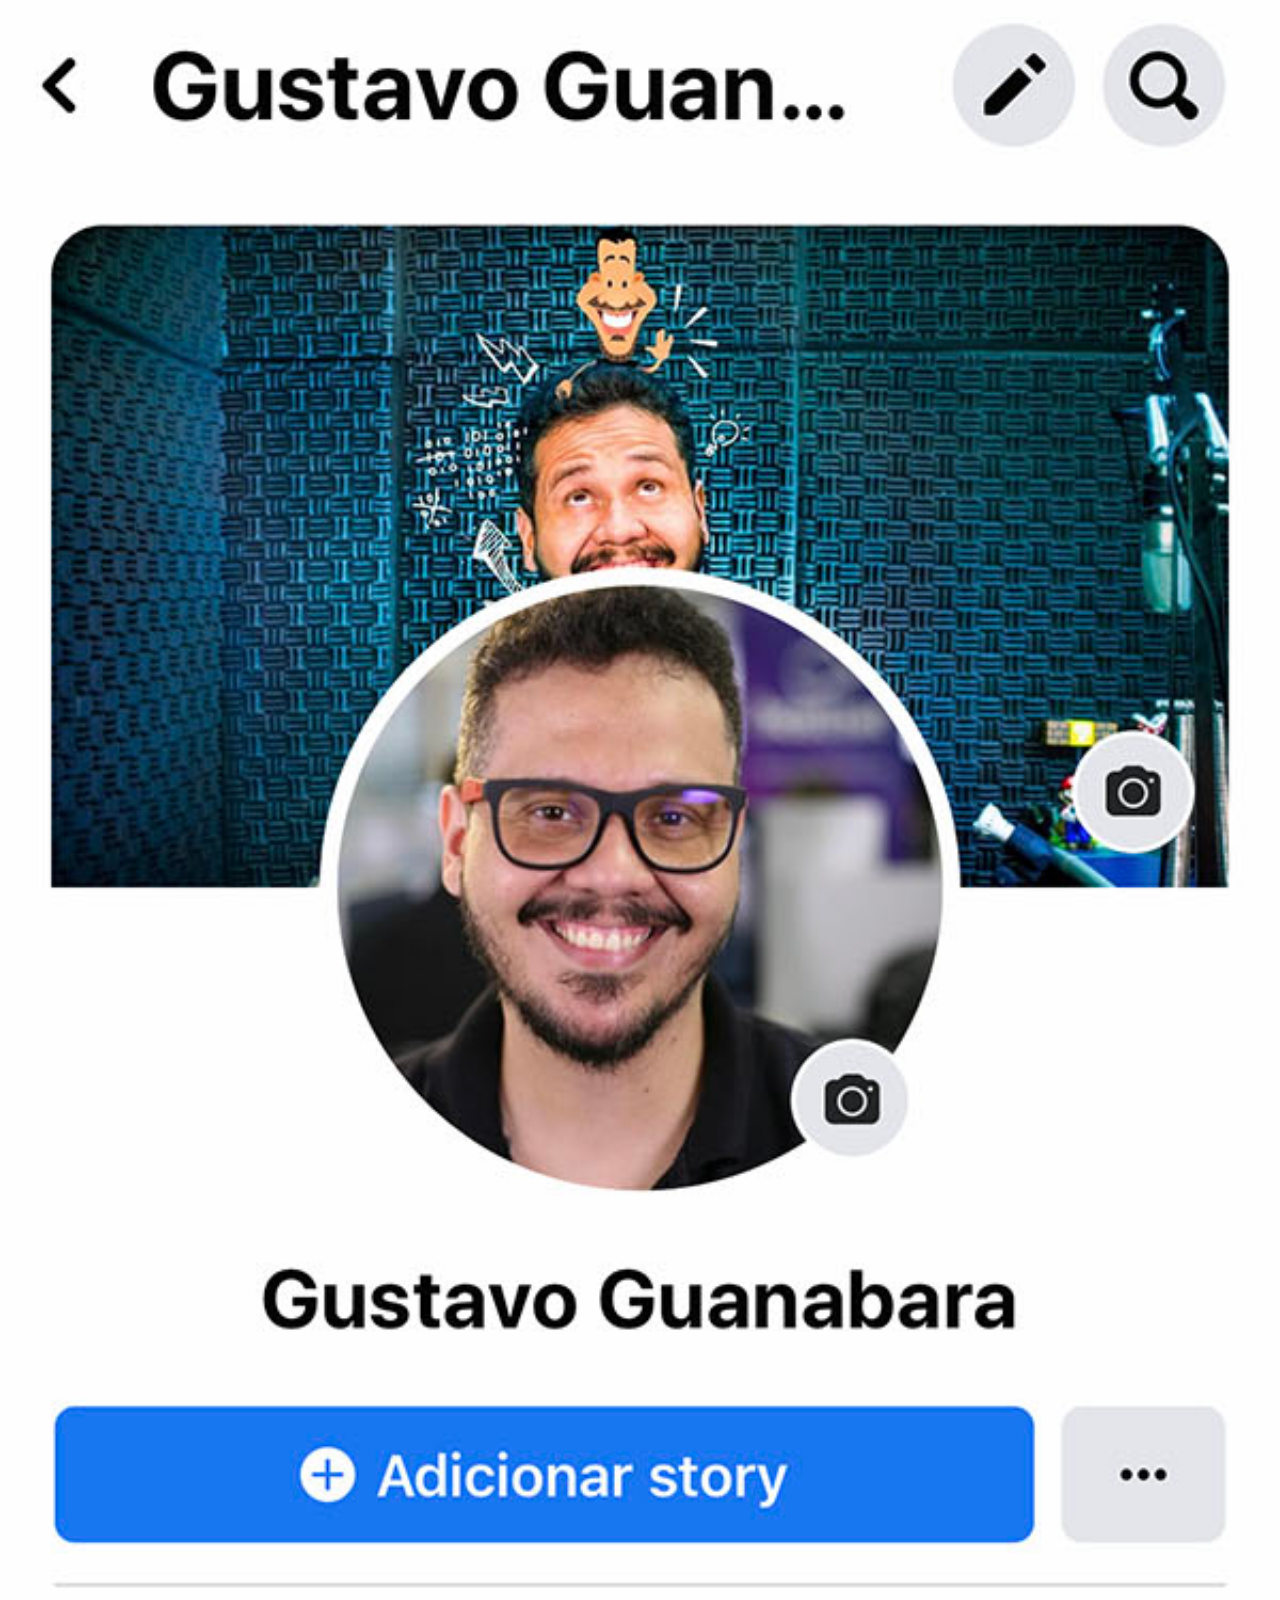
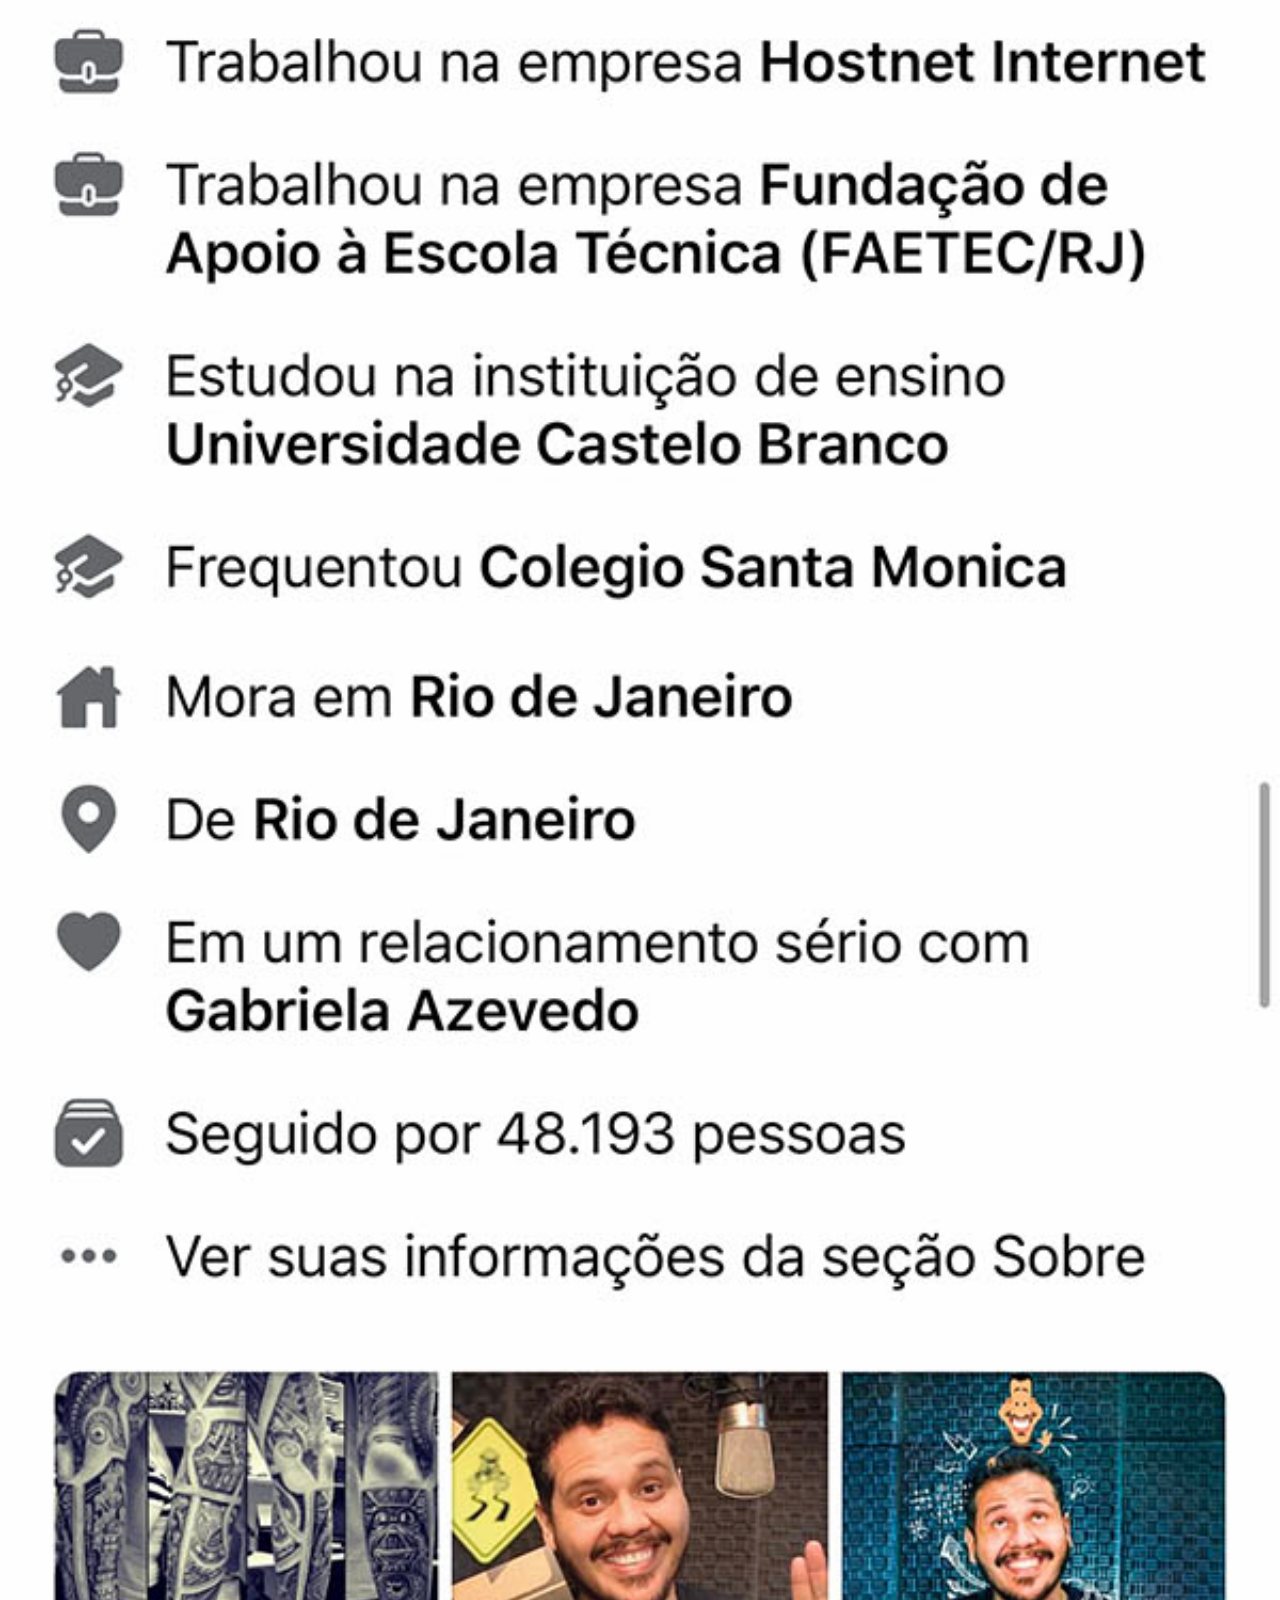
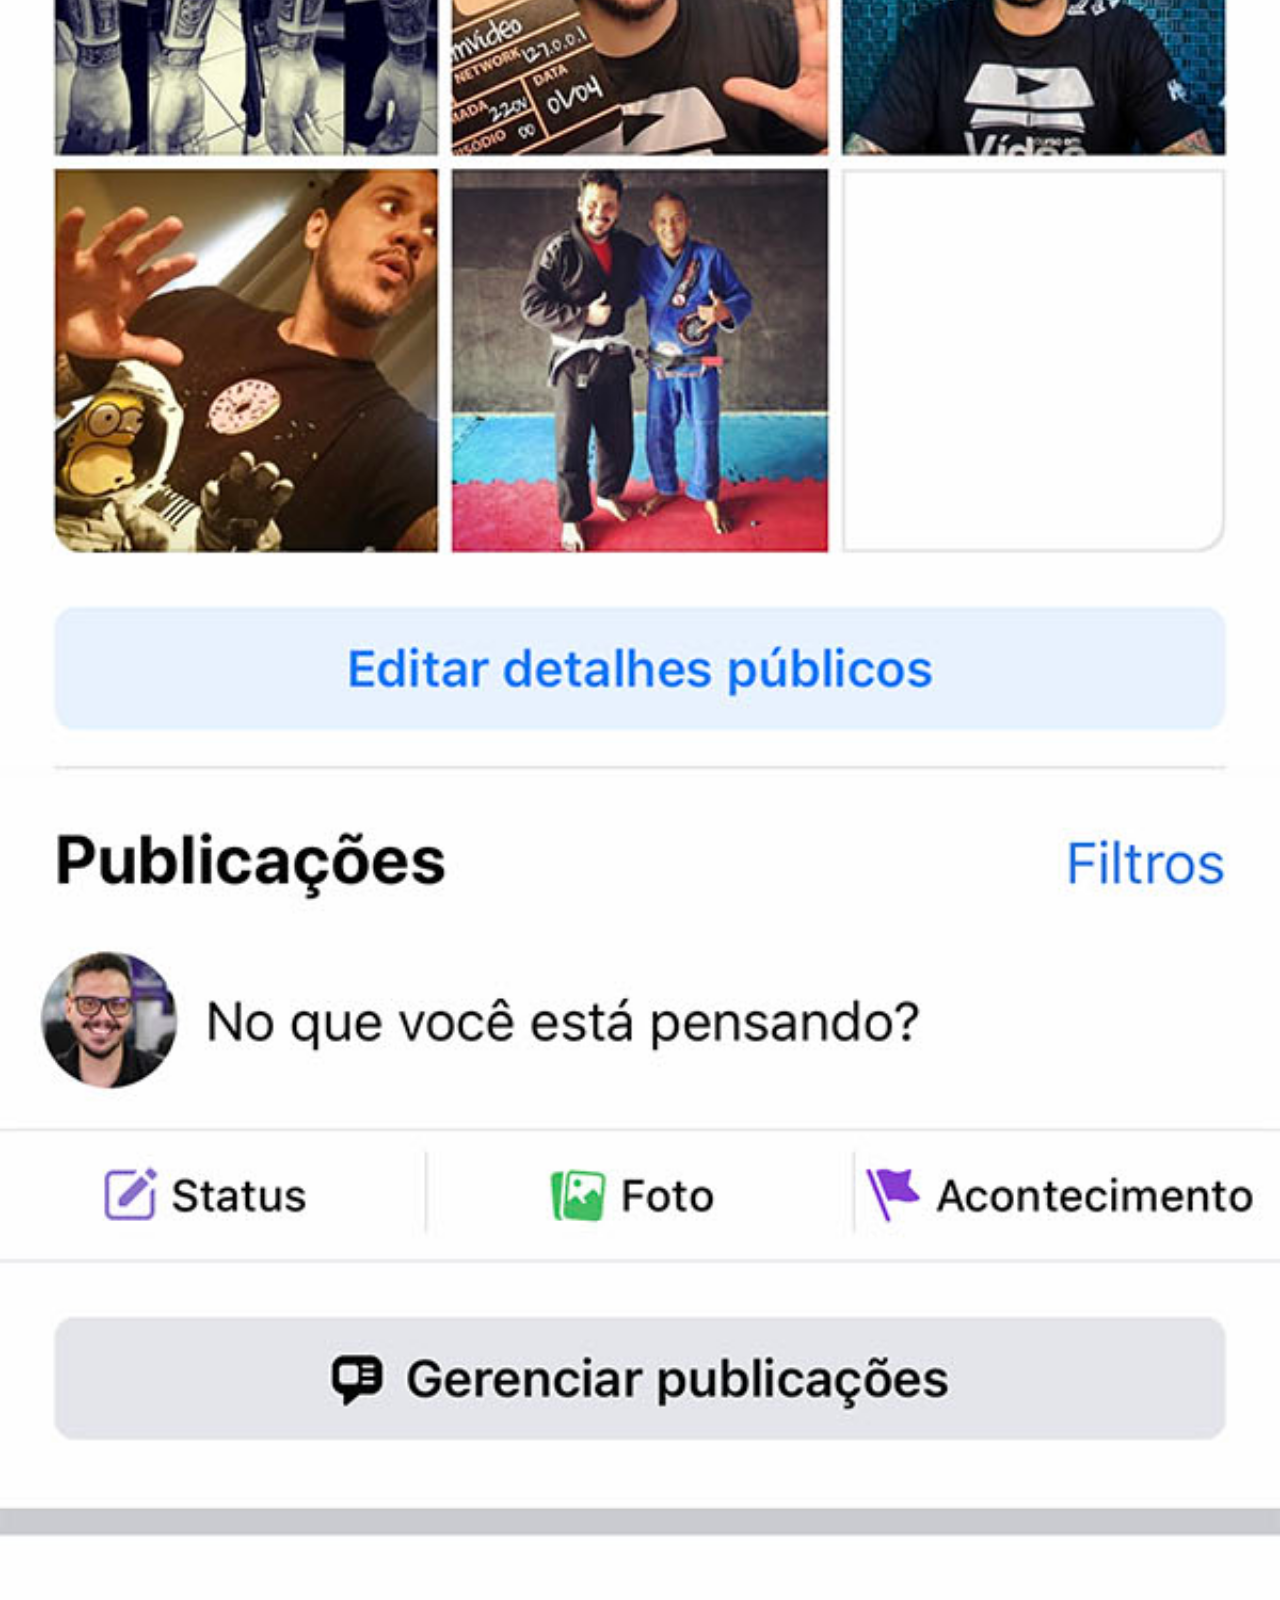
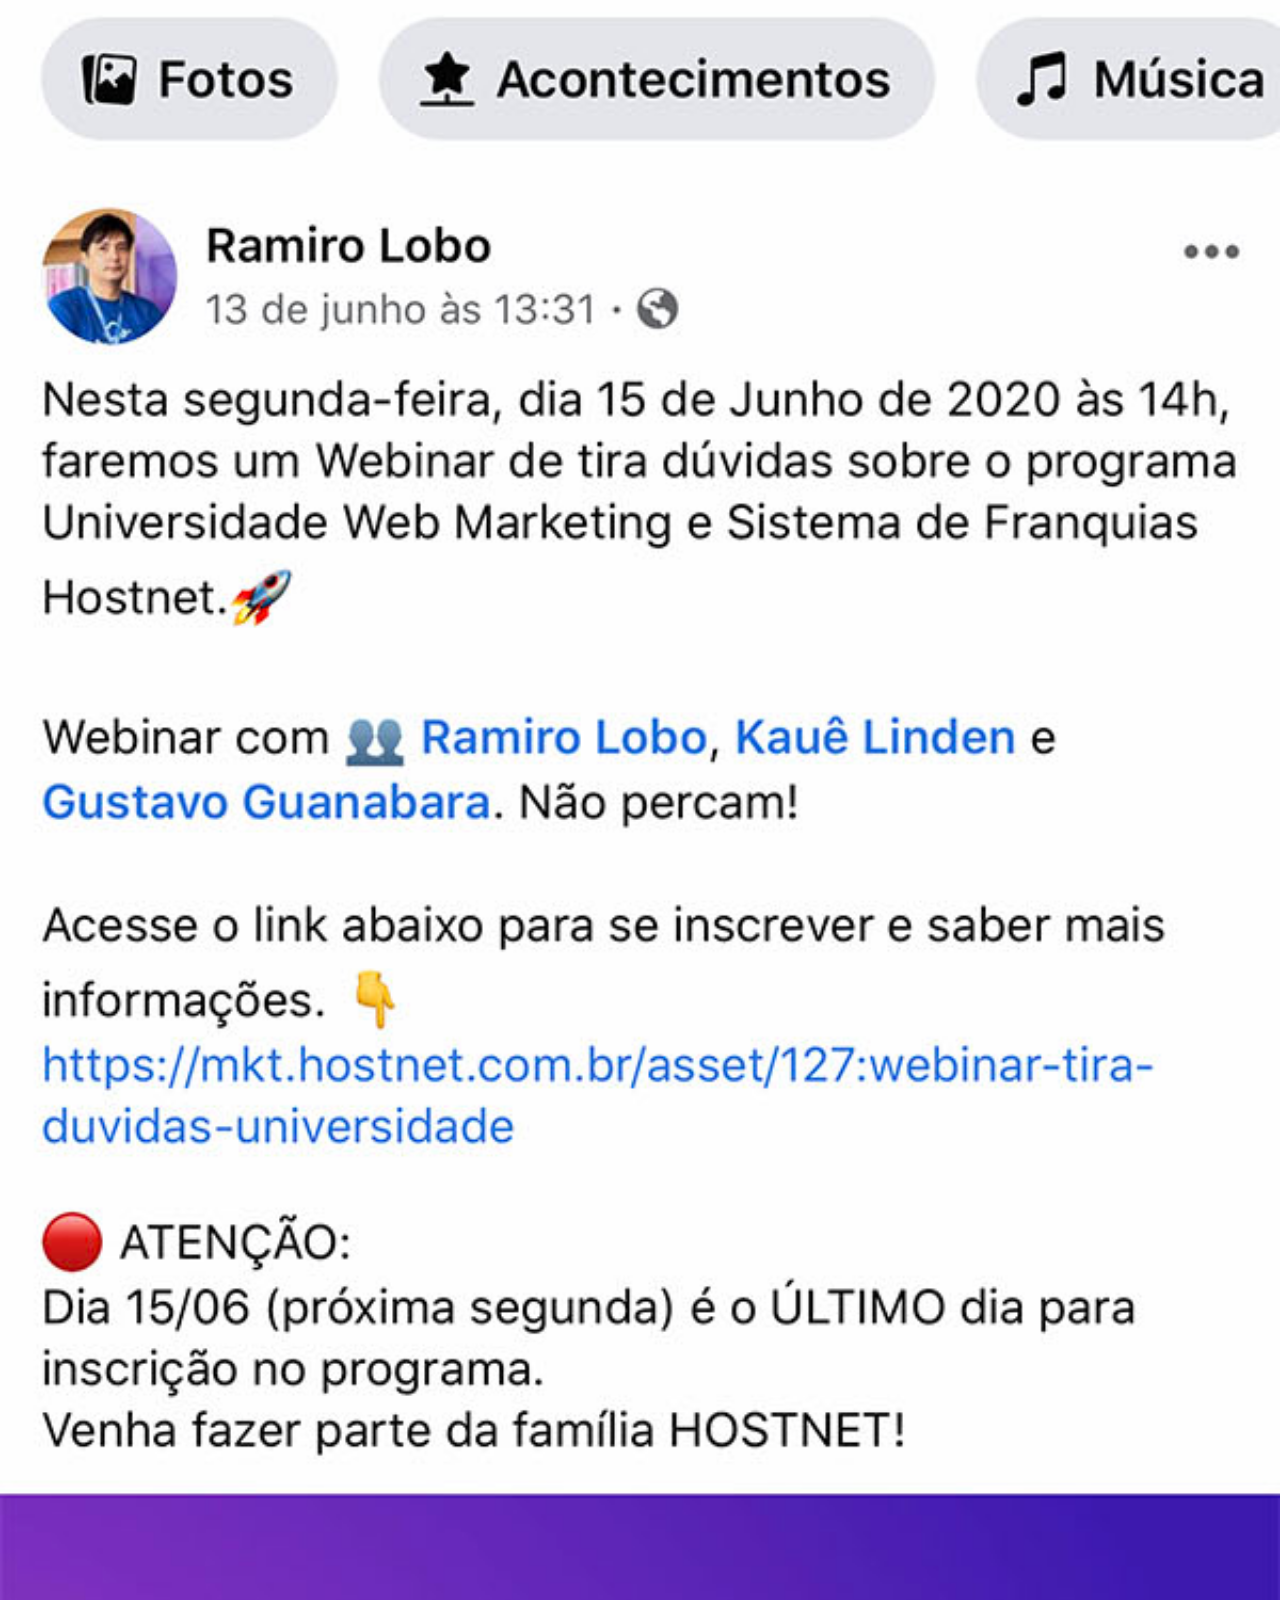
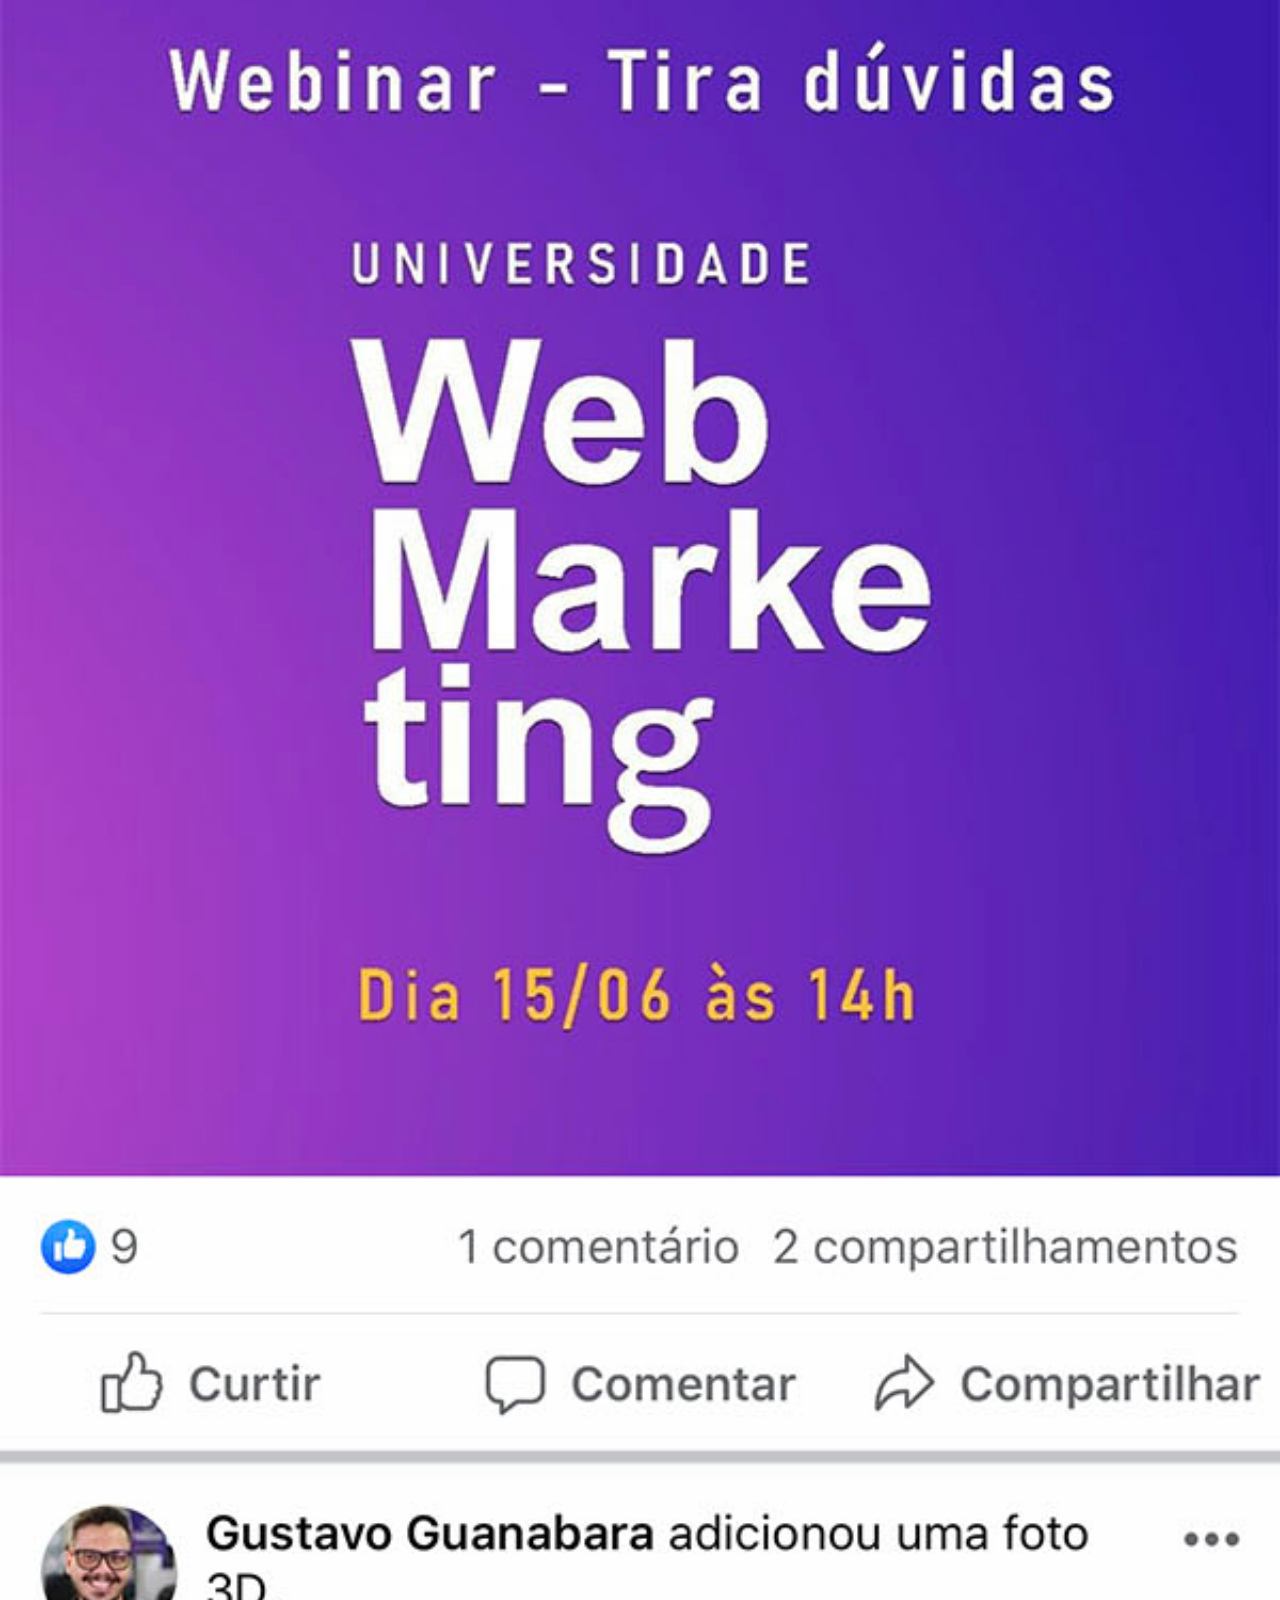
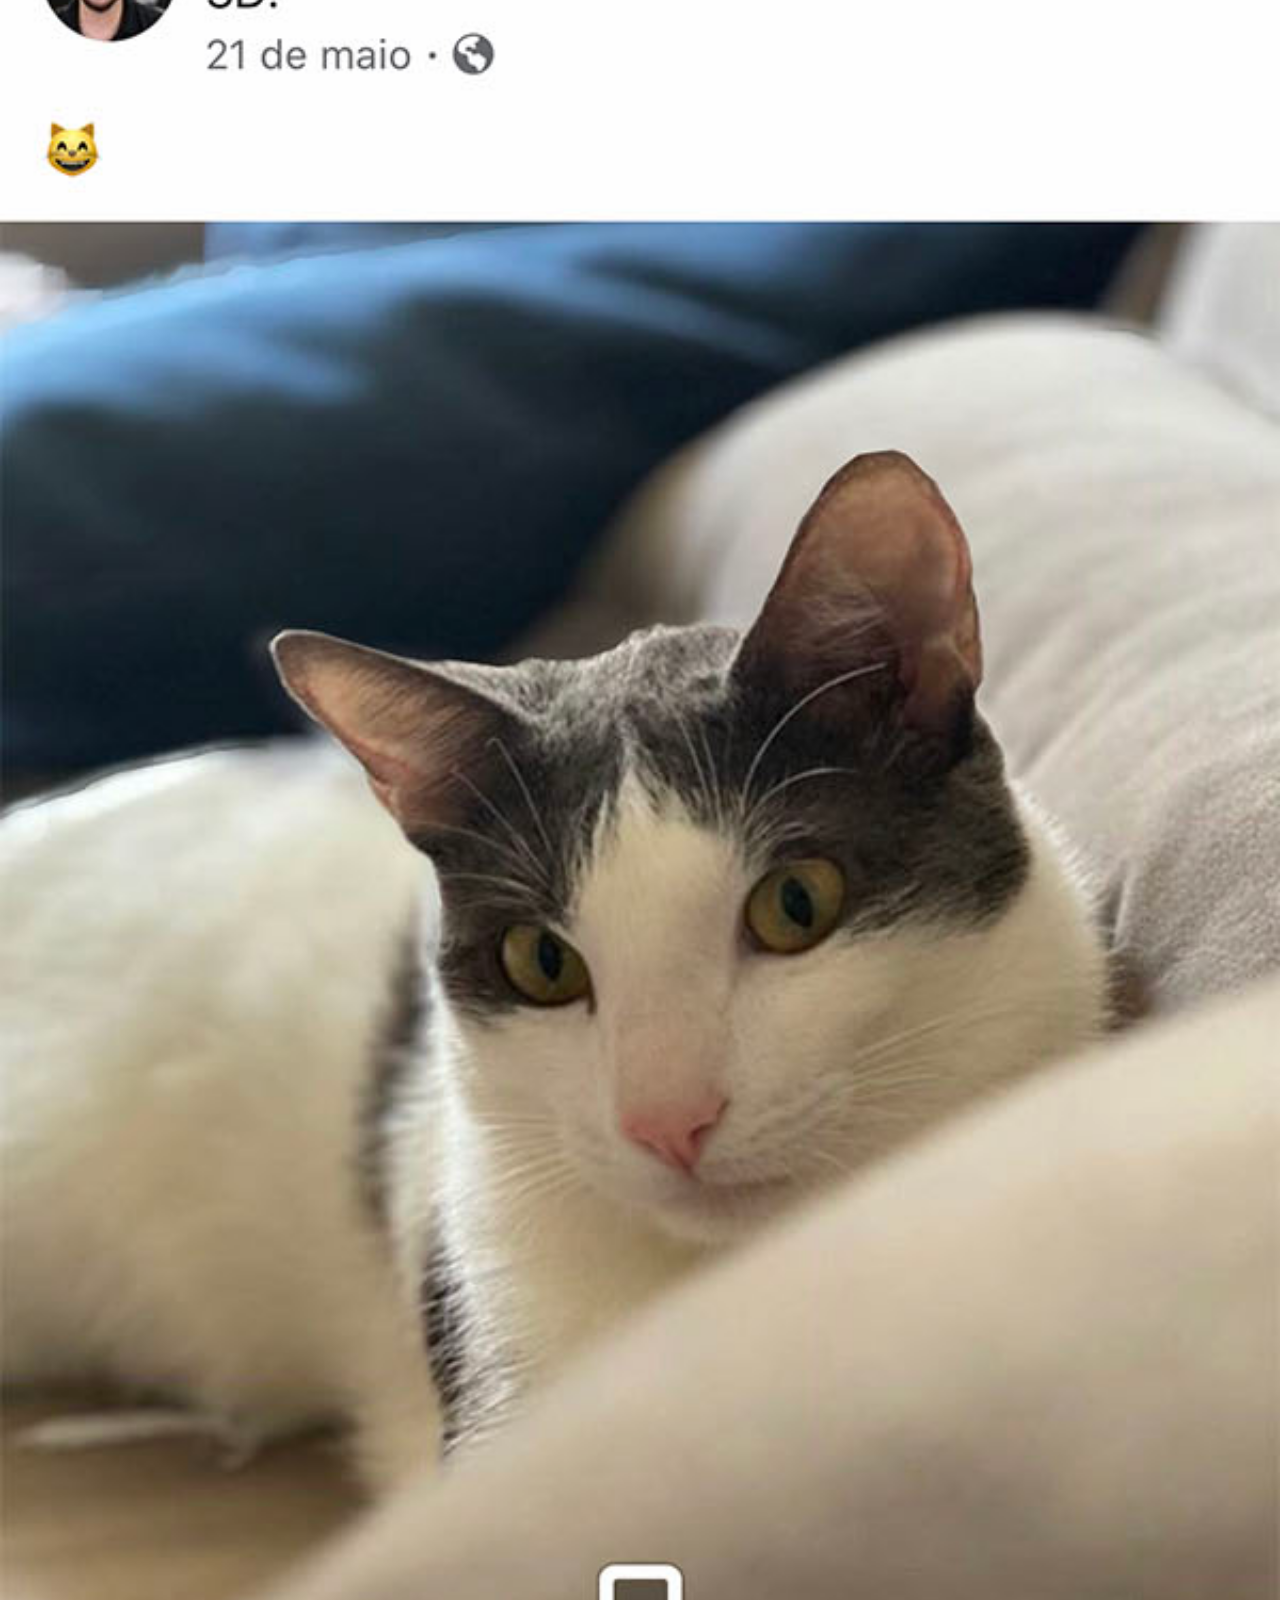
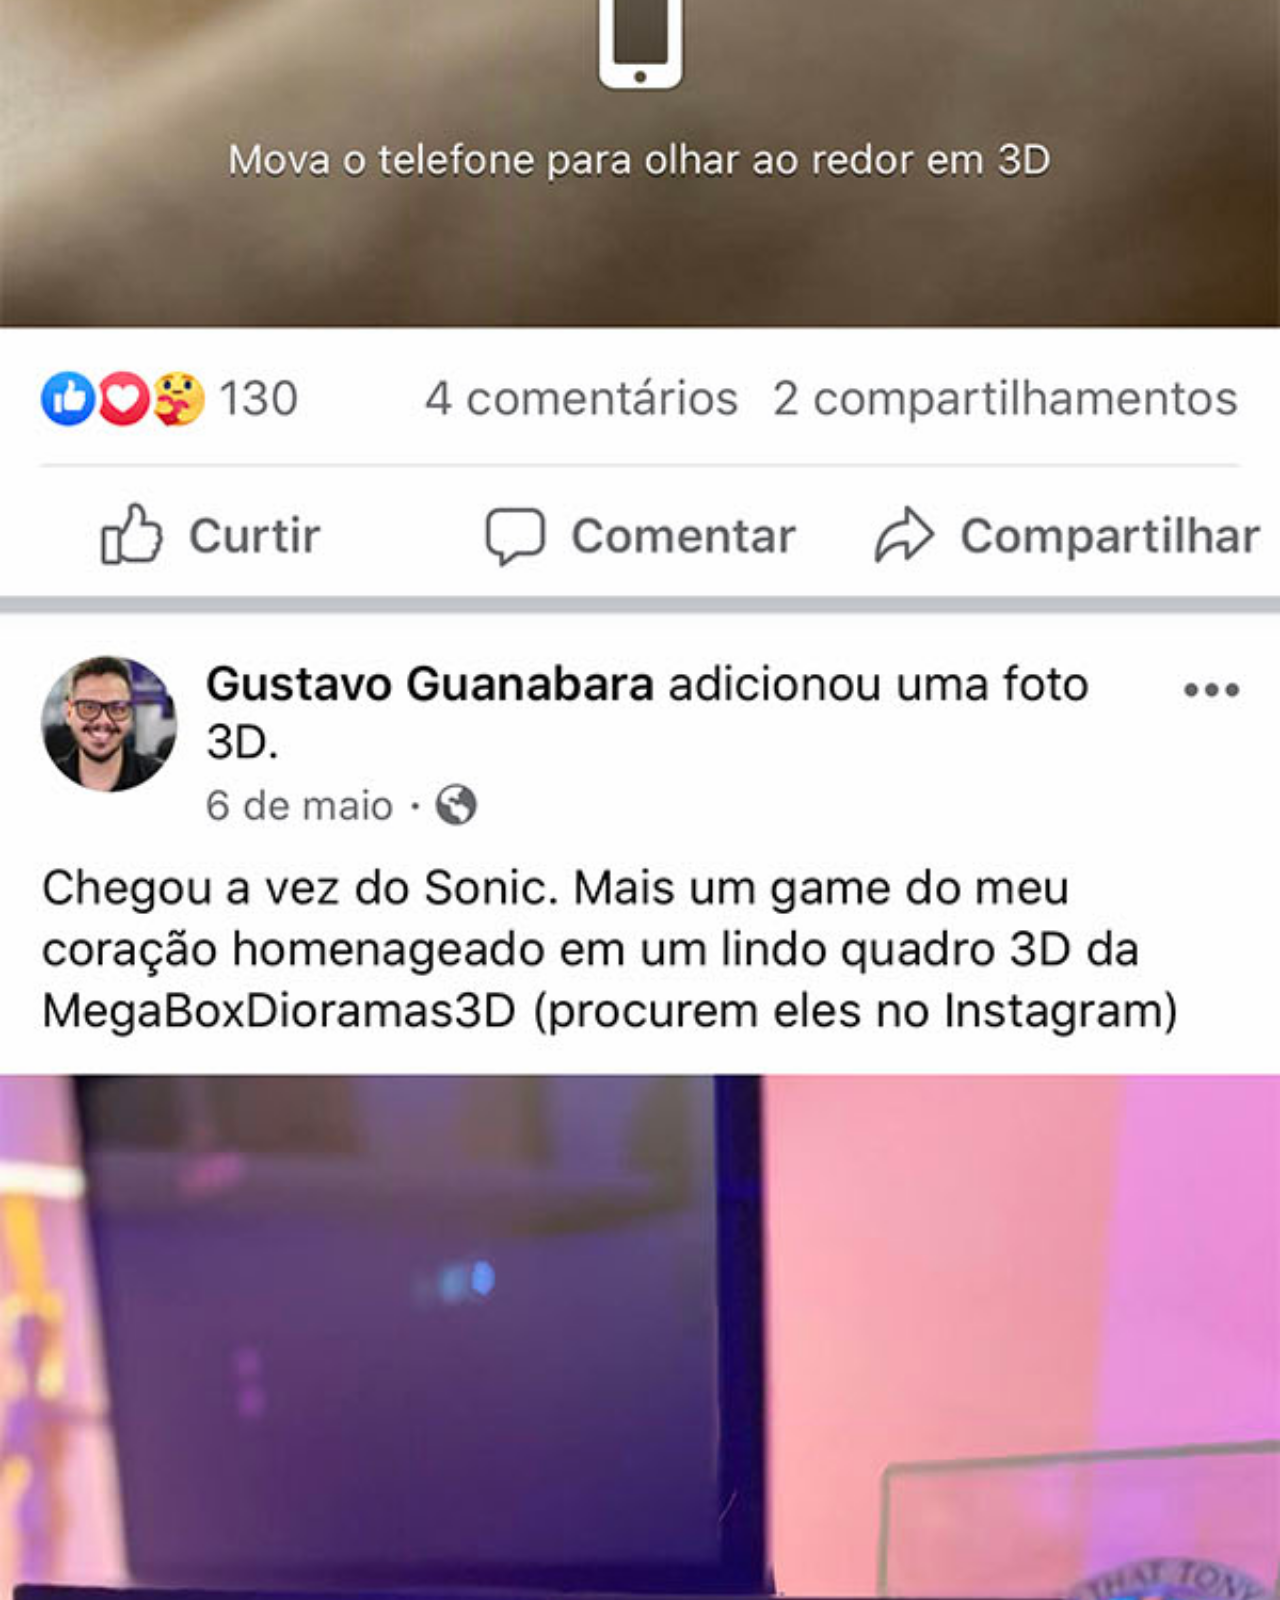
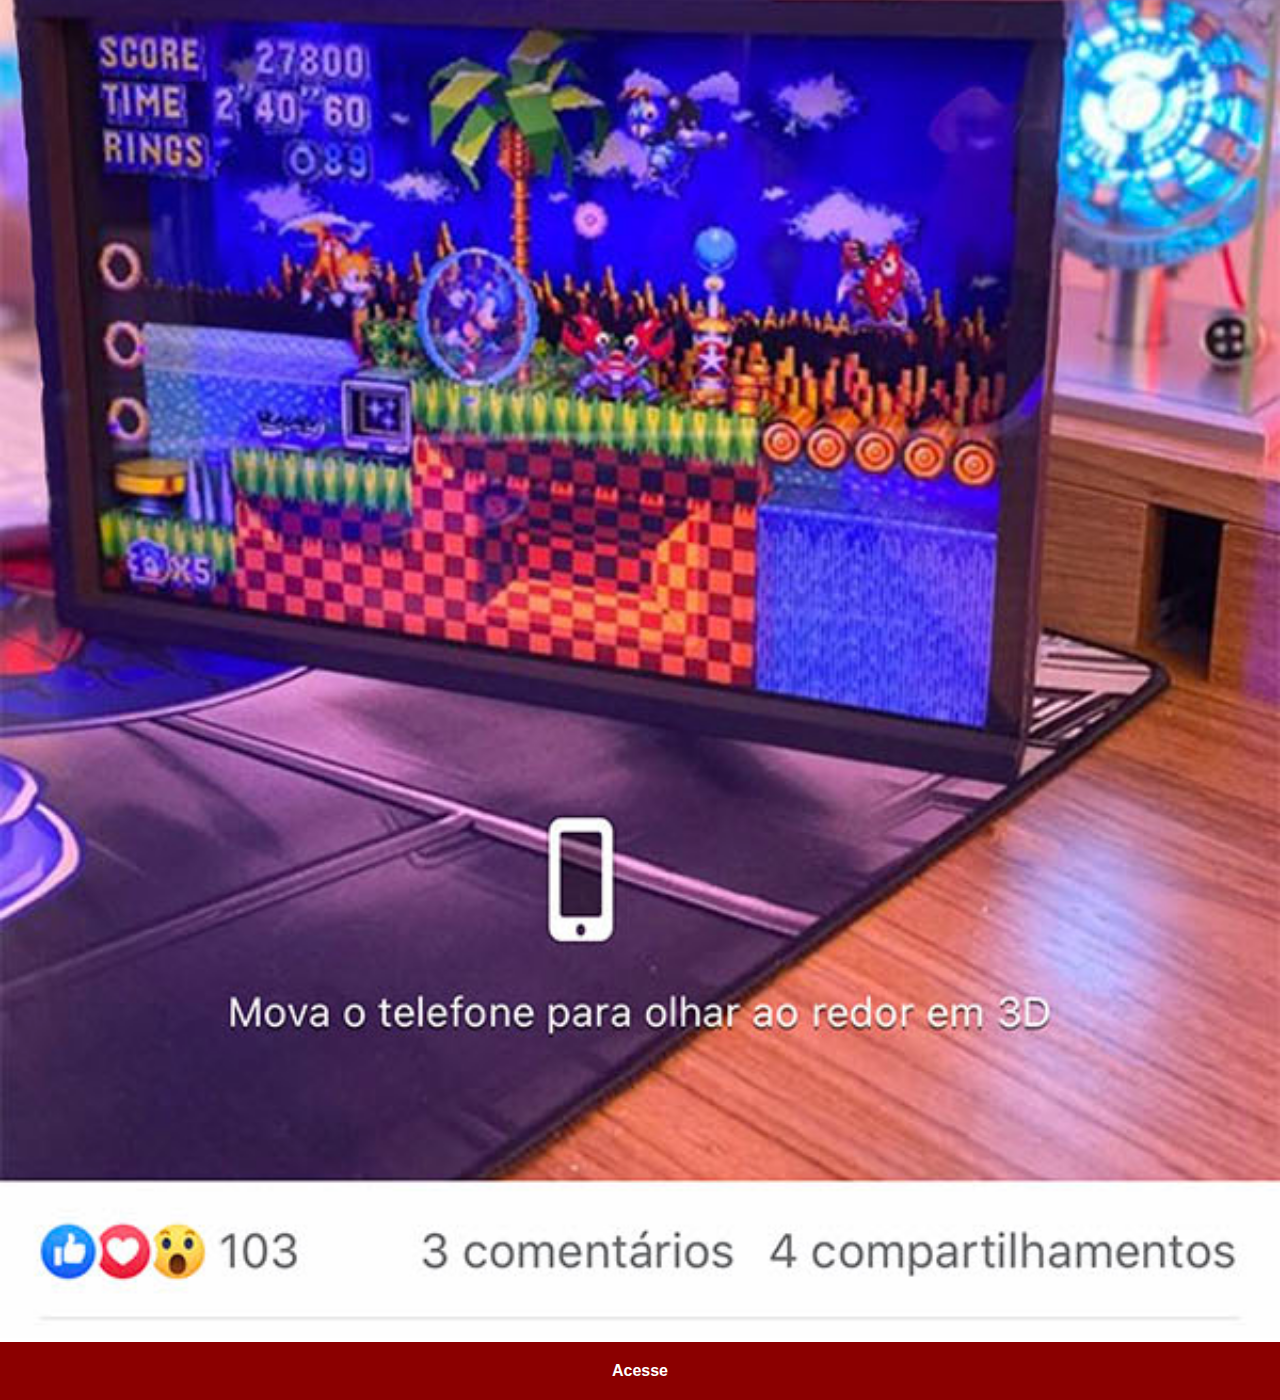
<file: facebook.html>
<!DOCTYPE html>
<html lang="pt-br">
<head>
    <meta charset="UTF-8">
    <meta http-equiv="X-UA-Compatible" content="IE=edge">
    <meta name="viewport" content="width=device-width, initial-scale=1.0">
    <link rel="stylesheet" href="estilos/social.css">
    <title>Fcebook</title>
</head>
<body>
    <img src="imagens/tela-facebook.jpg" alt="Facebook">
    <a href="https://www.facebook.com/gustavoguanabara/?locale=pt_BR" target="_blank">Acesse</a>
</body>
</html>
</file>
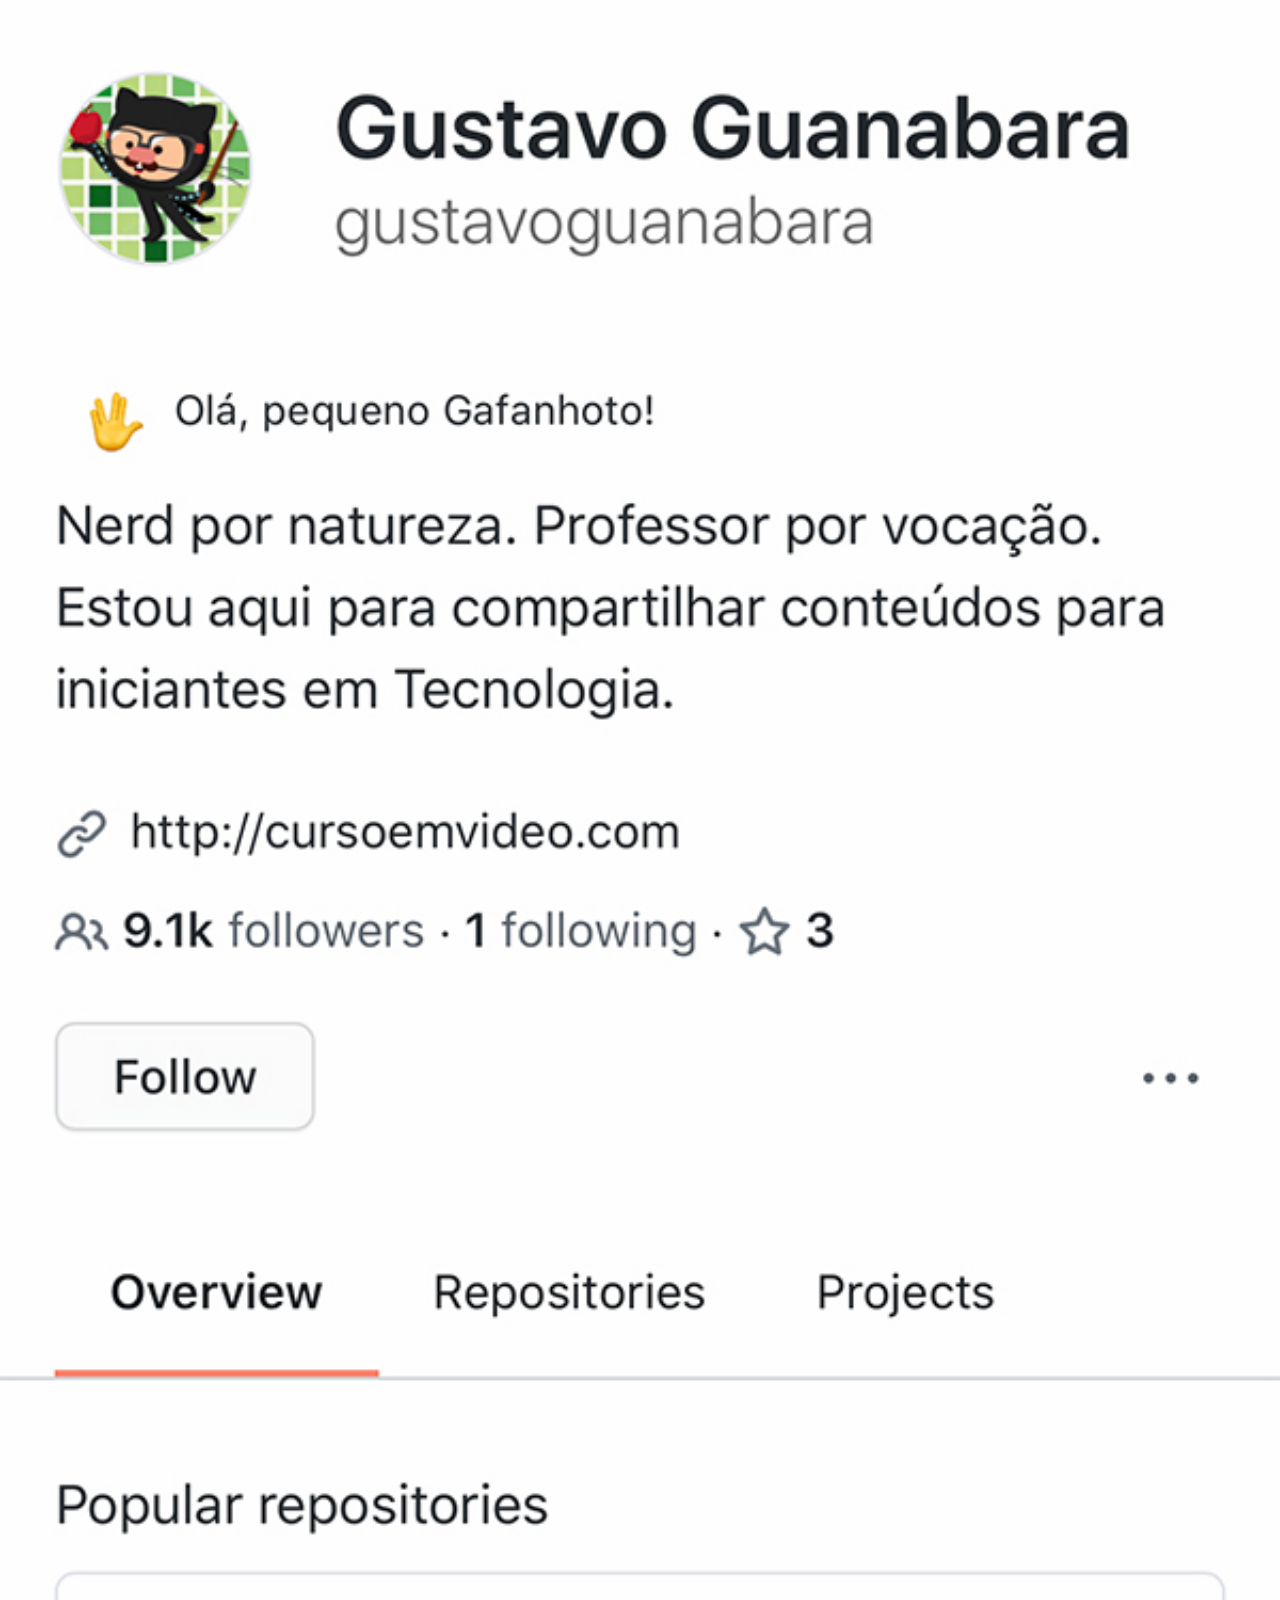
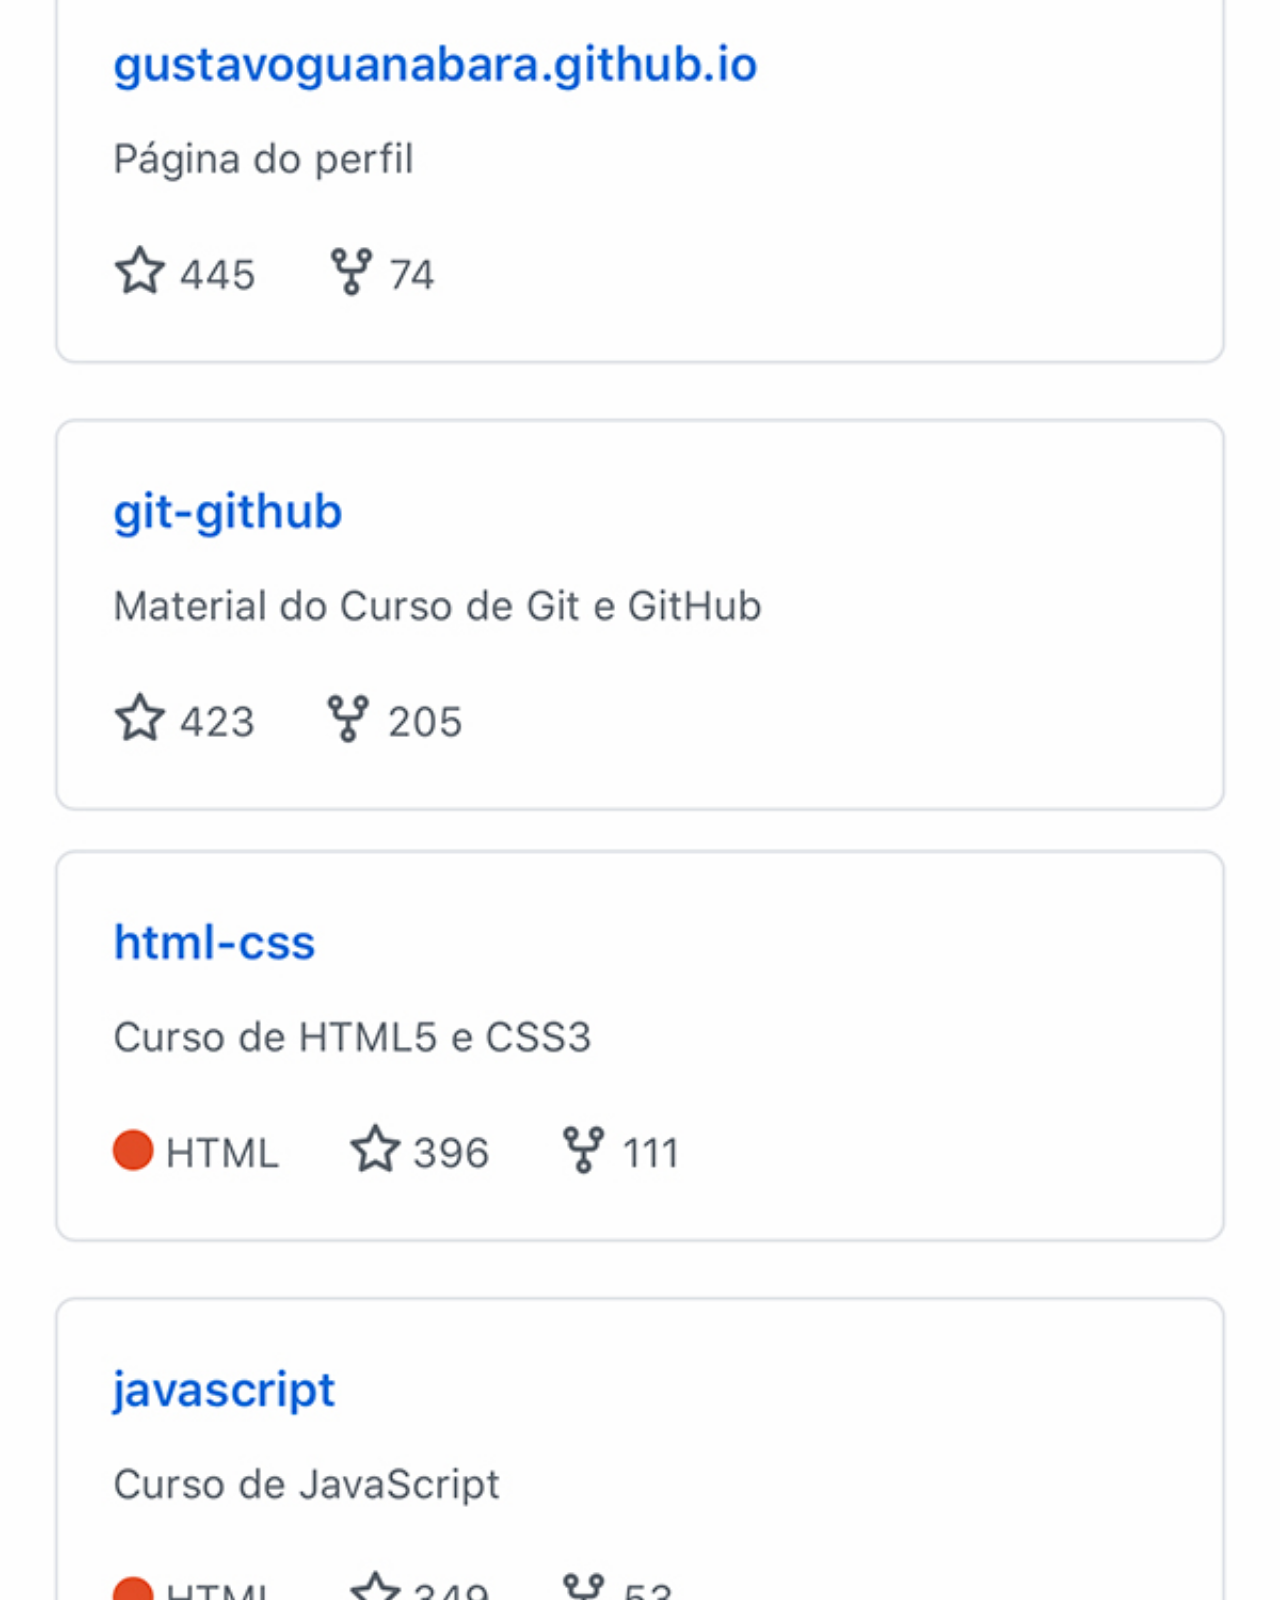
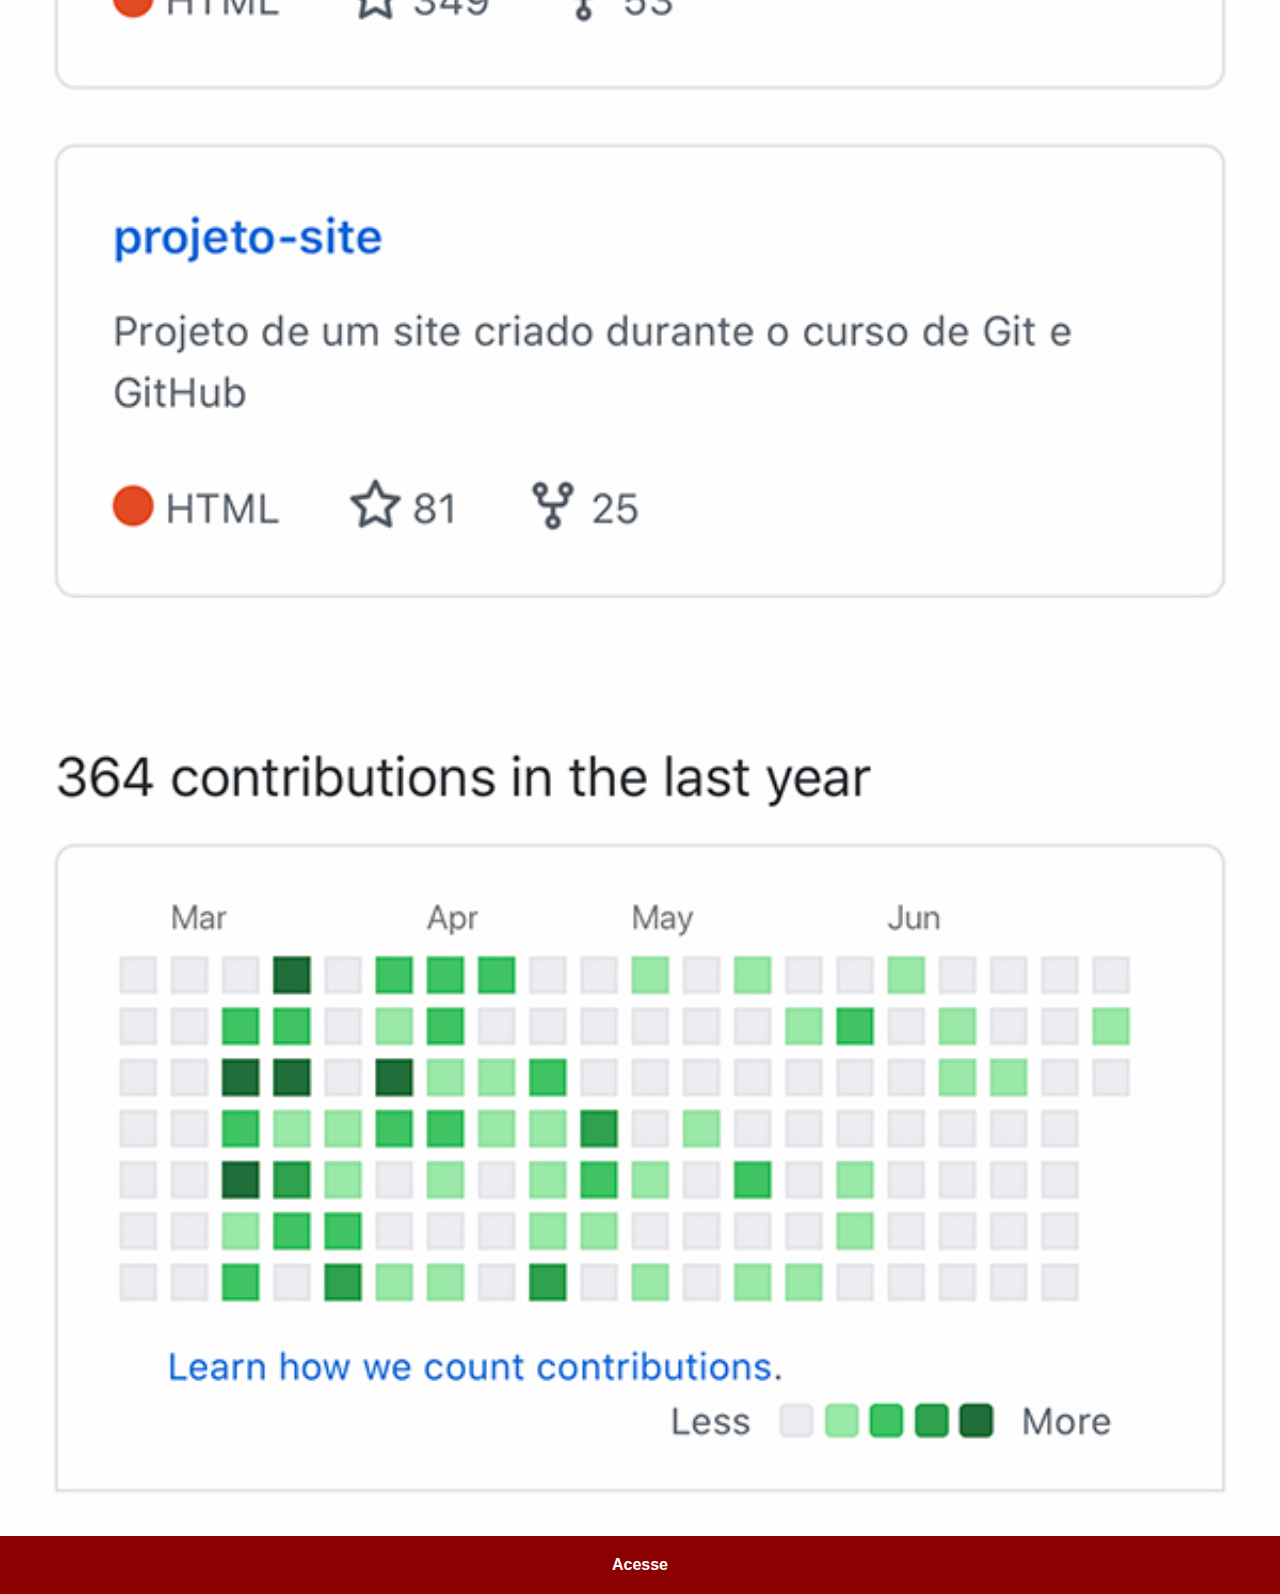
<file: github.html>
<!DOCTYPE html>
<html lang="pt-br">
<head>
    <meta charset="UTF-8">
    <meta http-equiv="X-UA-Compatible" content="IE=edge">
    <meta name="viewport" content="width=device-width, initial-scale=1.0">
    <link rel="stylesheet" href="estilos/social.css">
    <title>Github</title>
</head>
<body>
    <img src="imagens/tela-github.jpg" alt="GitHub">
    <a href="https://gustavoguanabara.github.io/" target="_blank">Acesse</a>
</body>
</html>
</file>
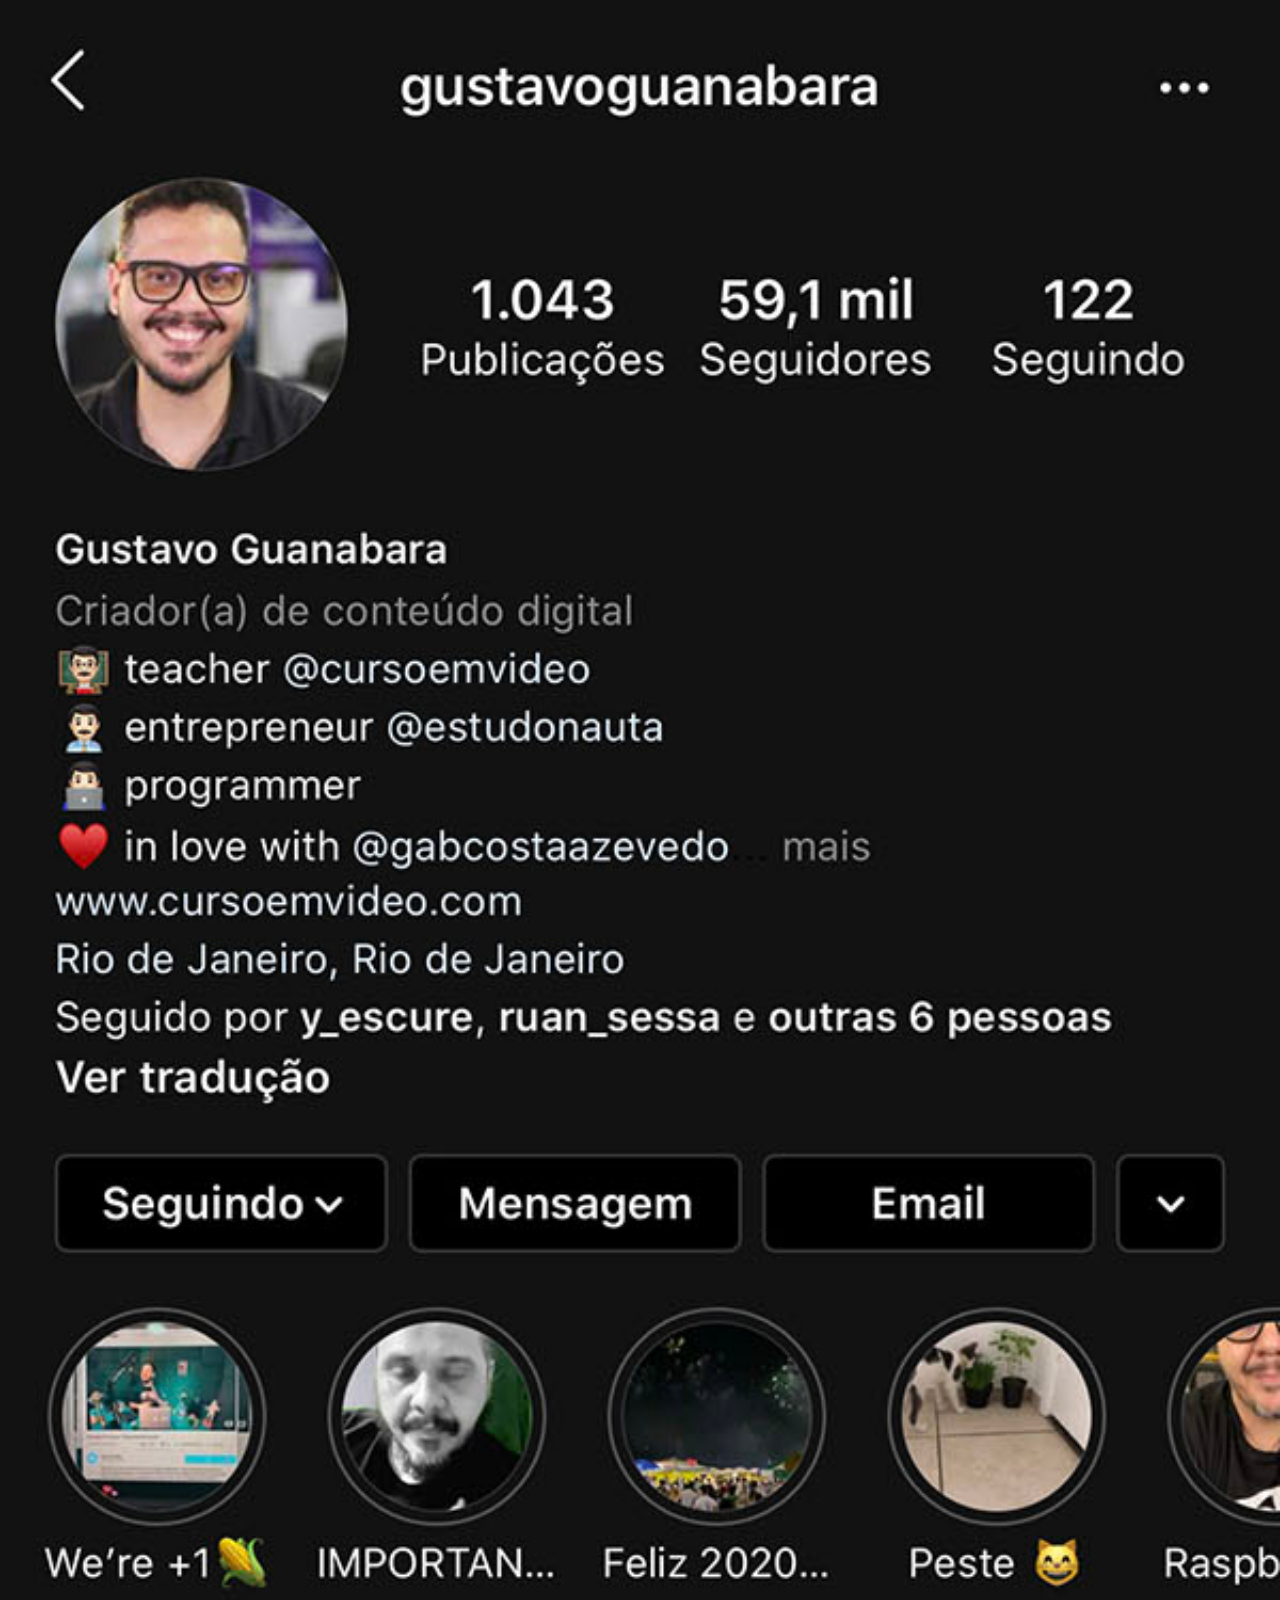
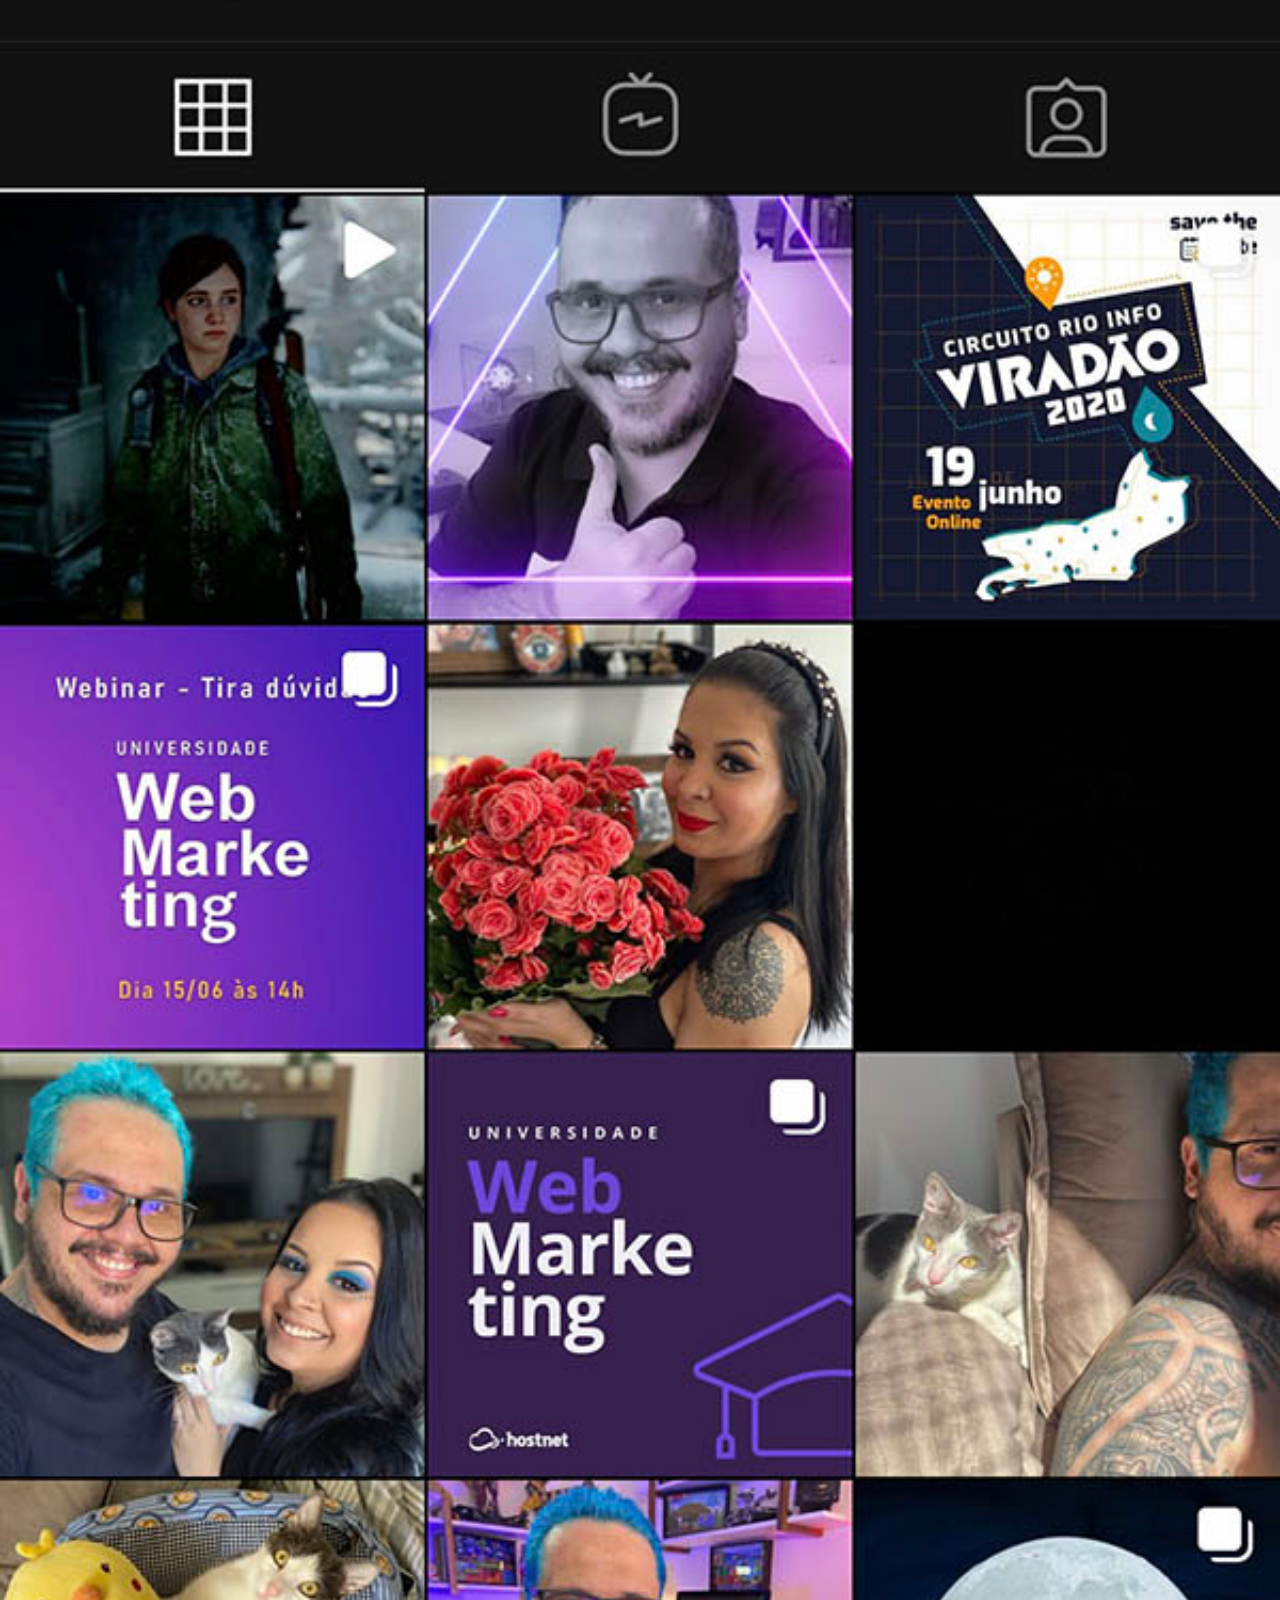
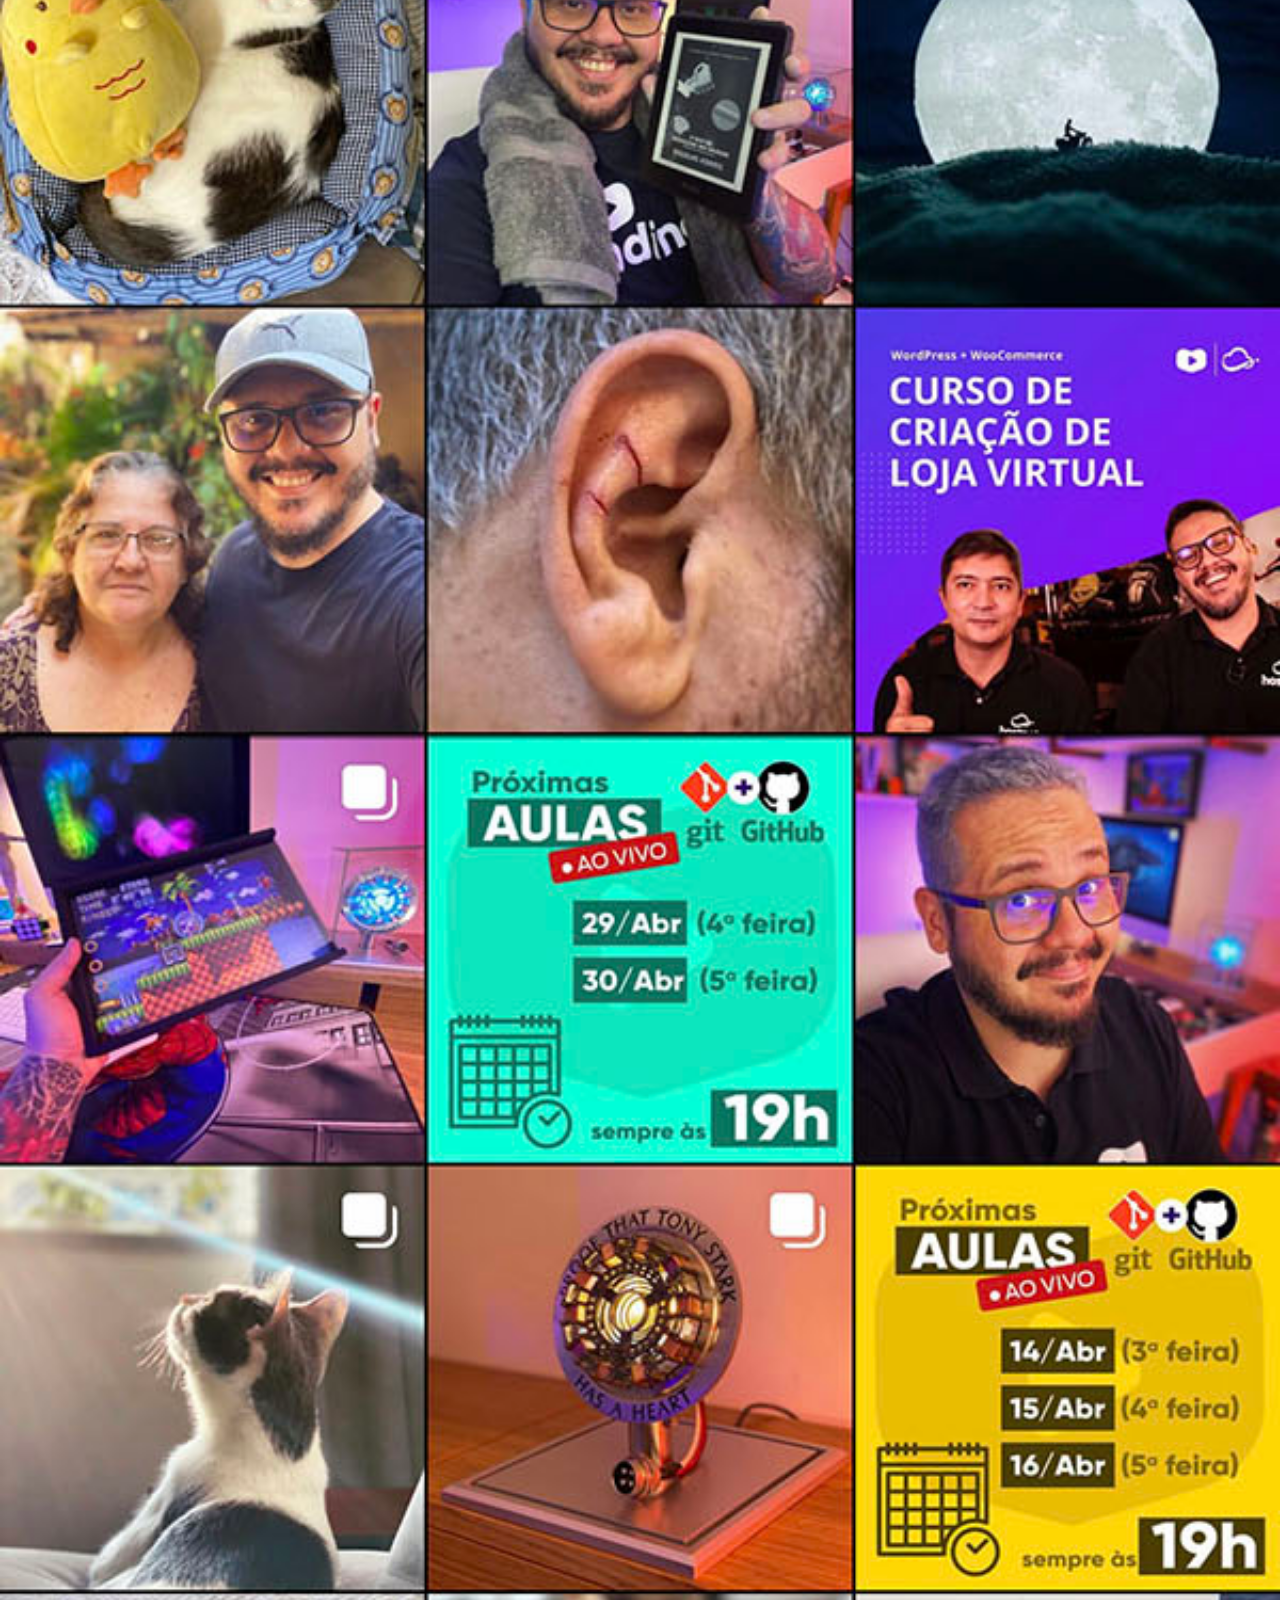
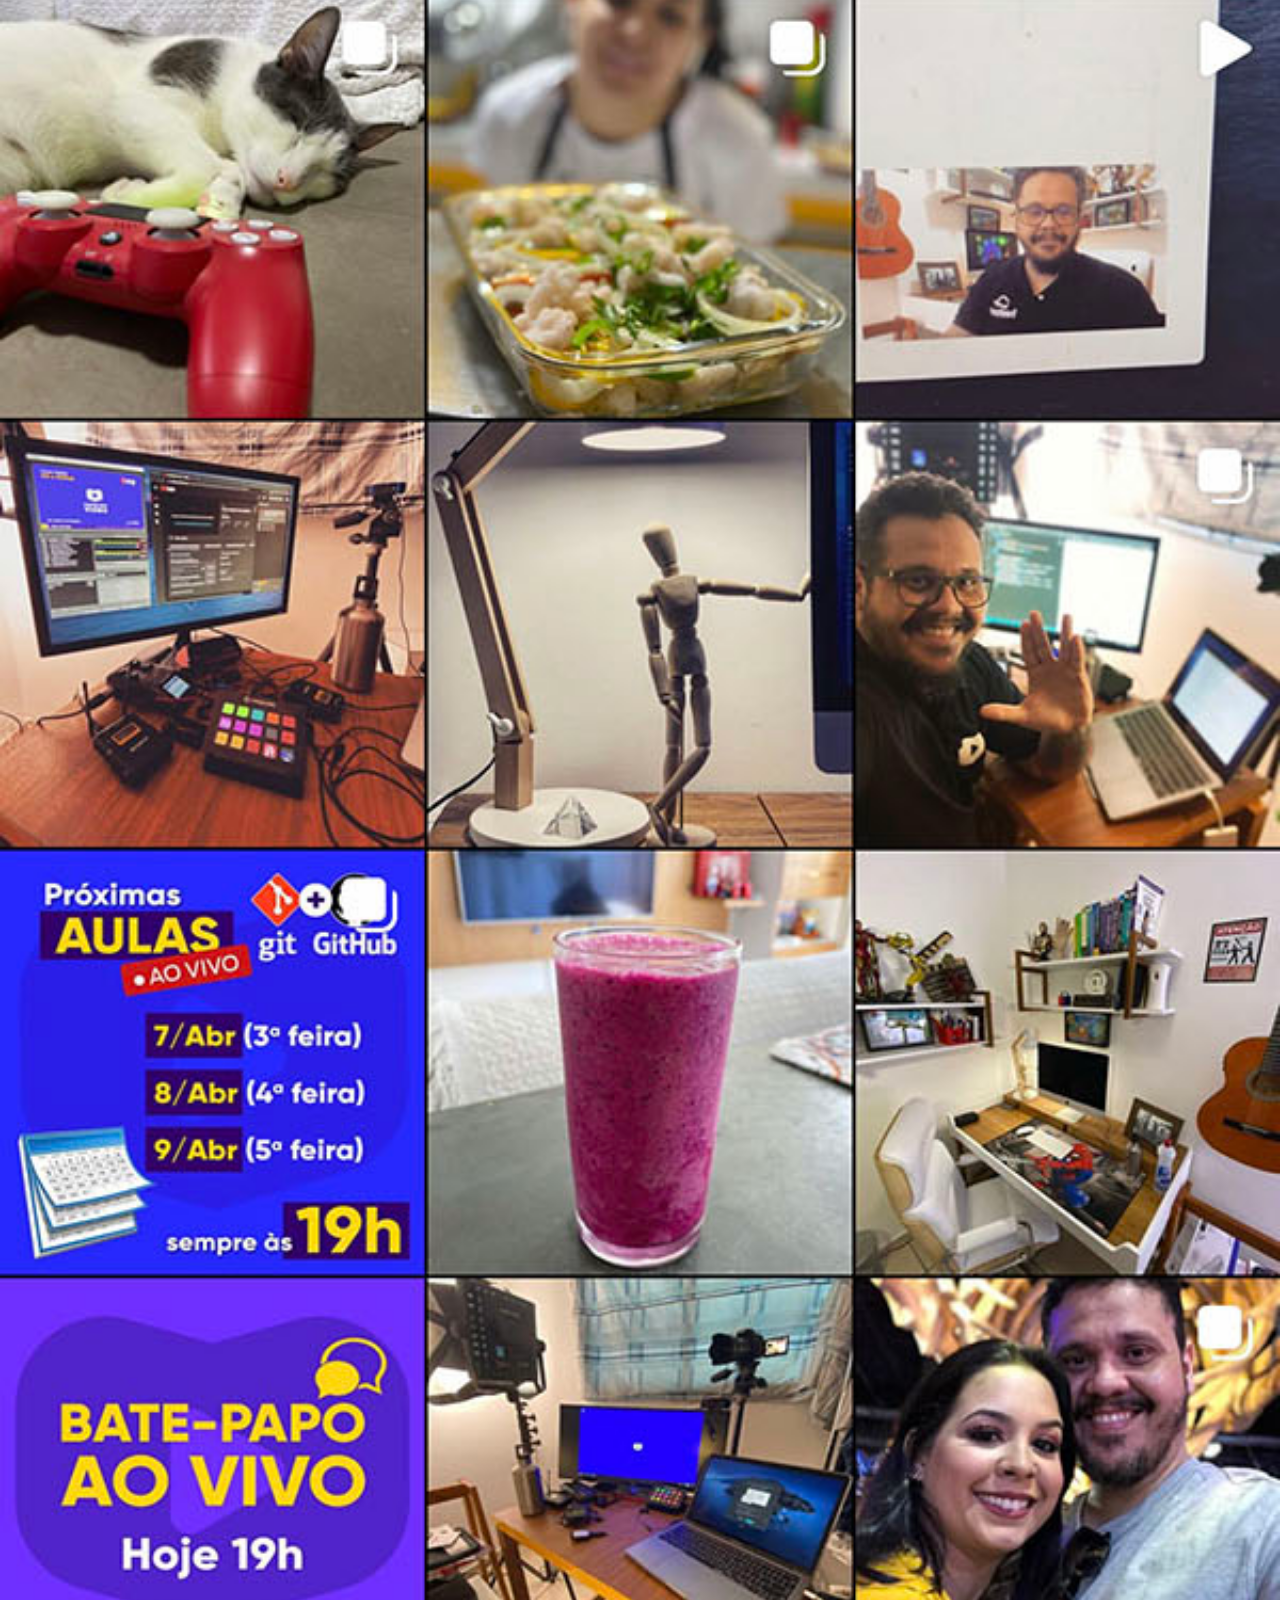
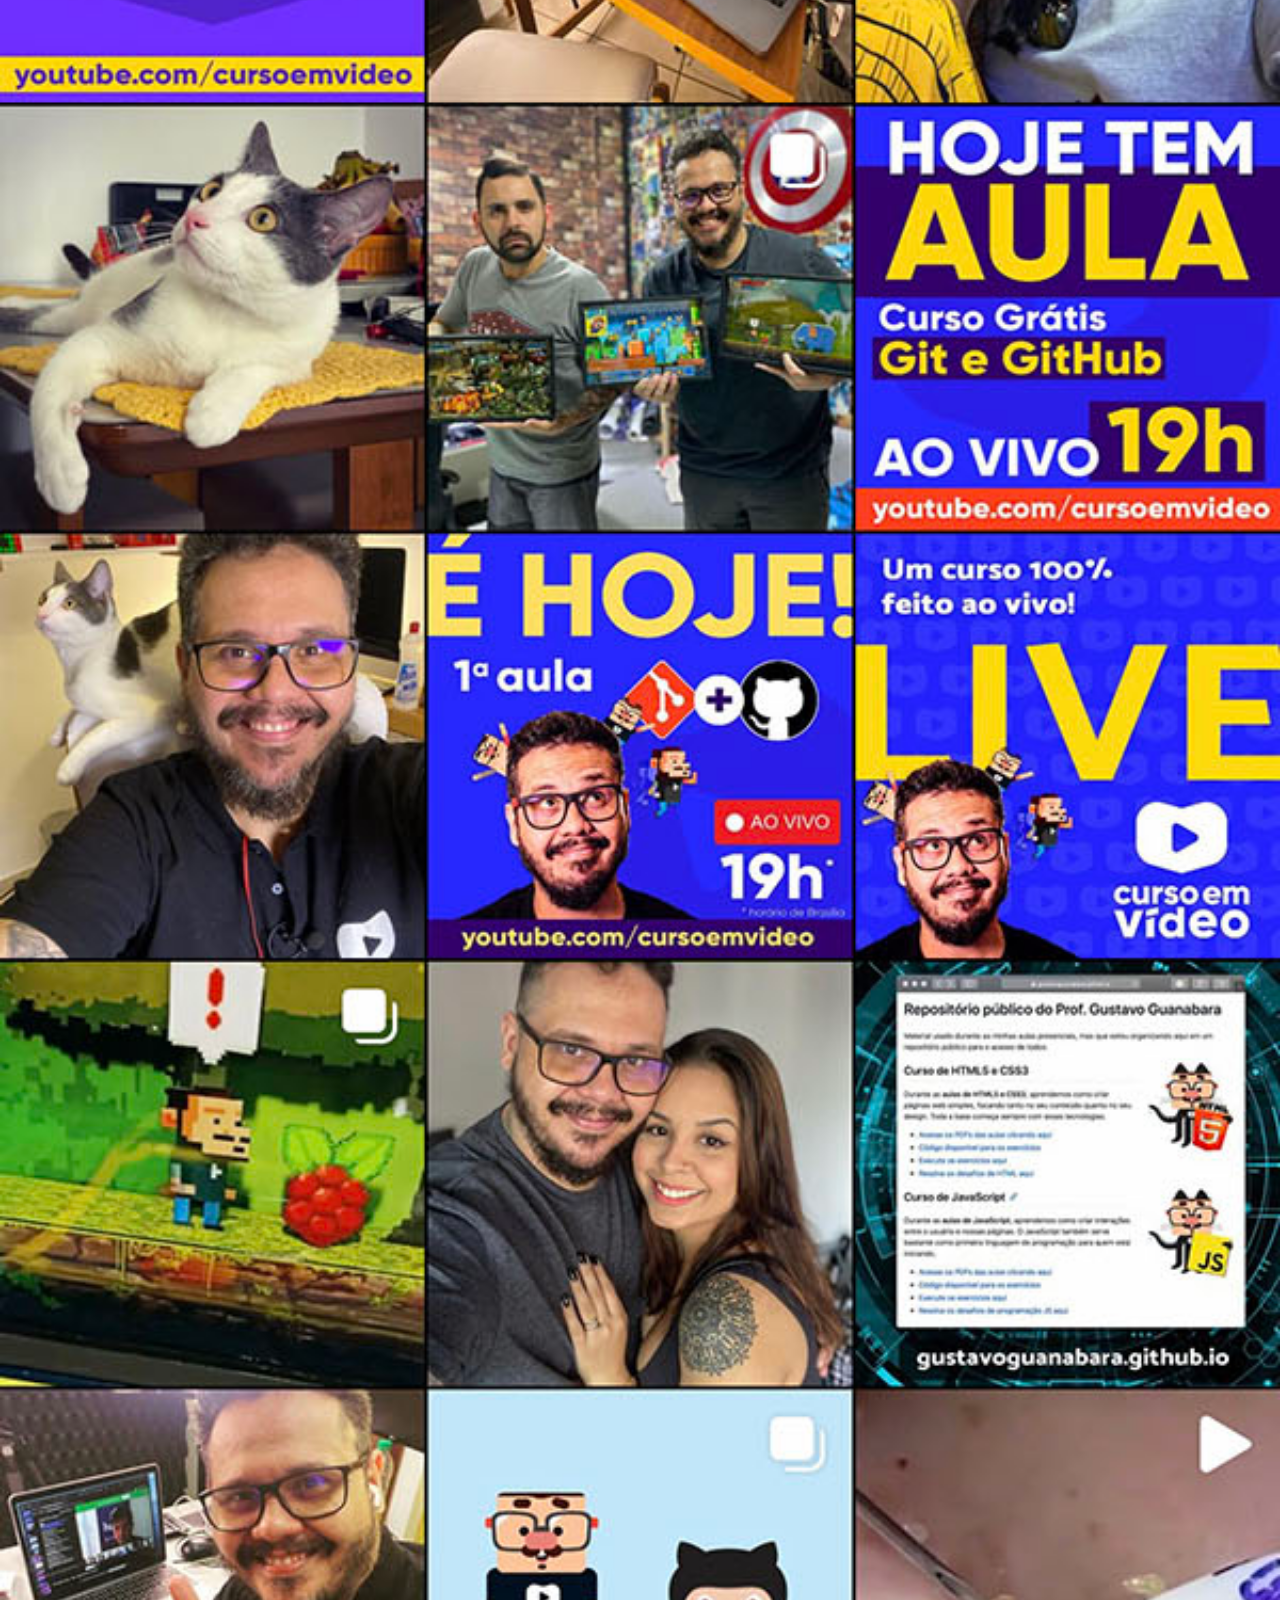
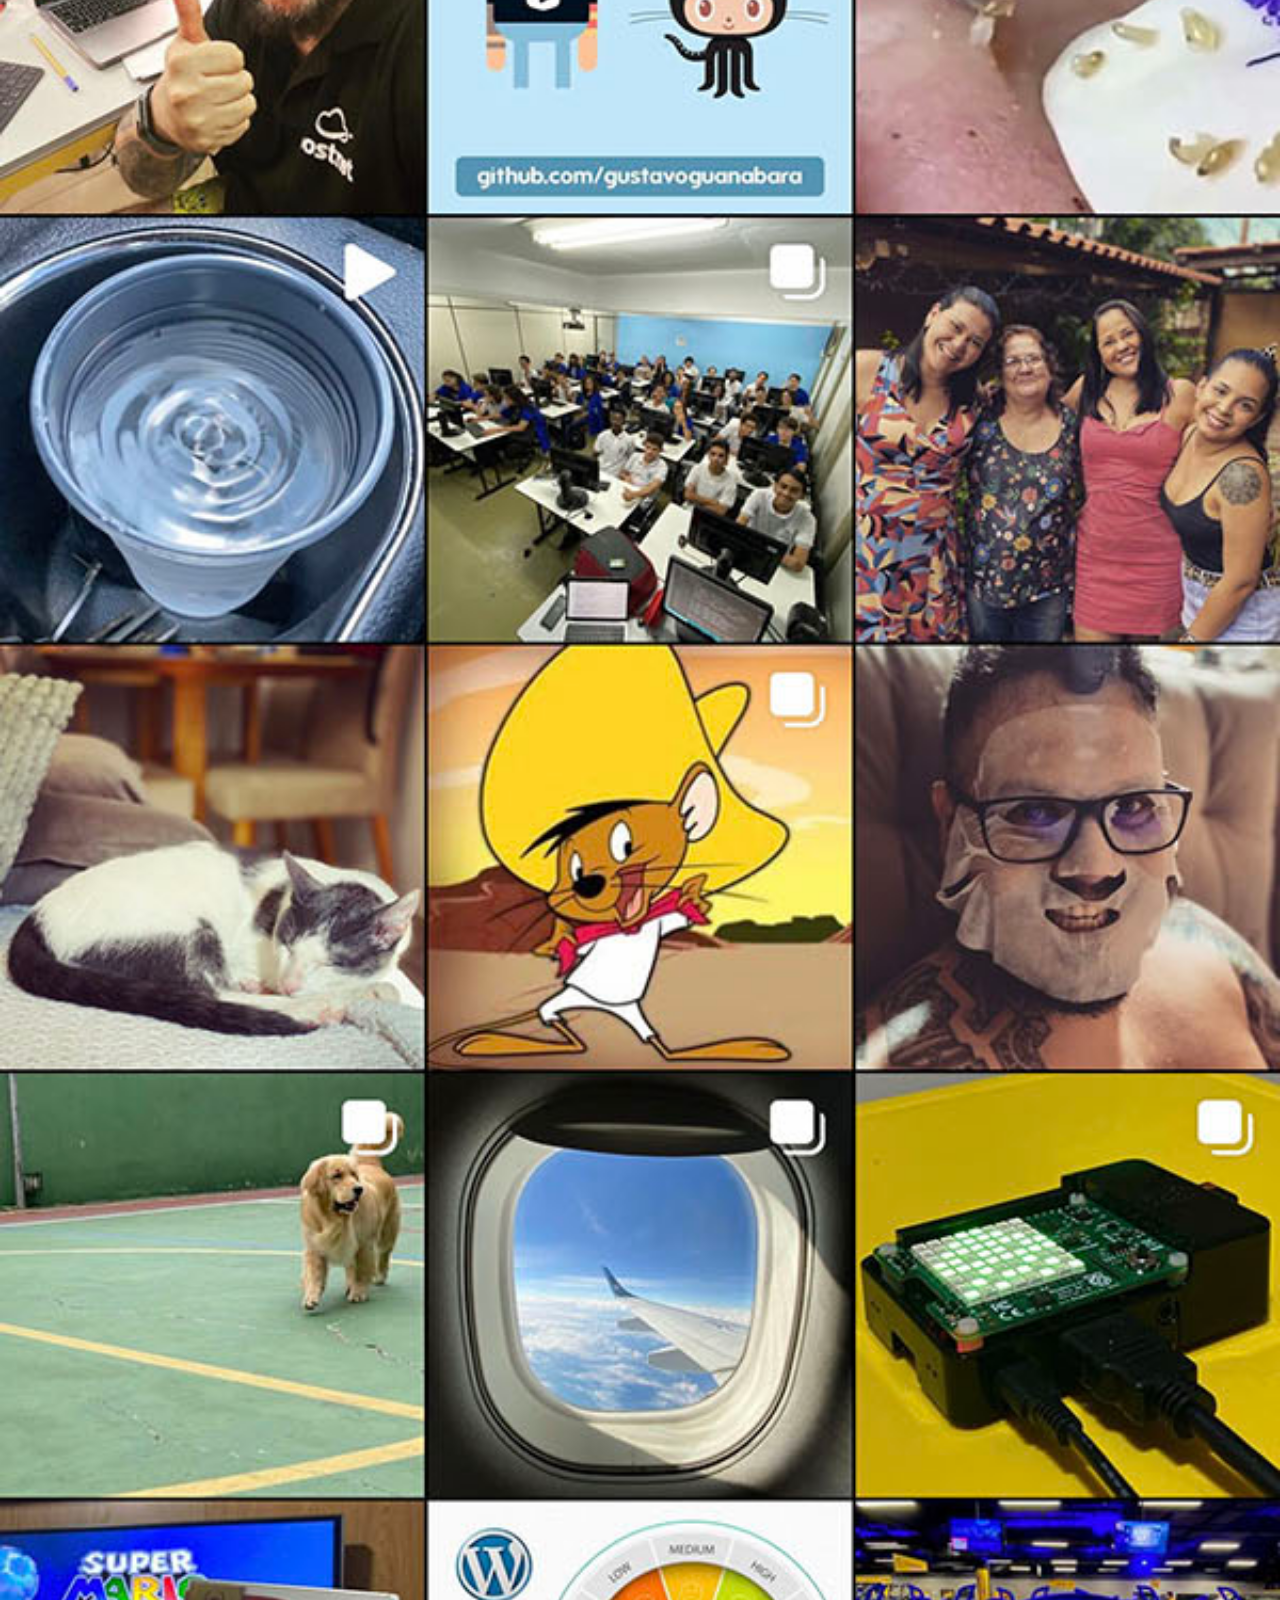
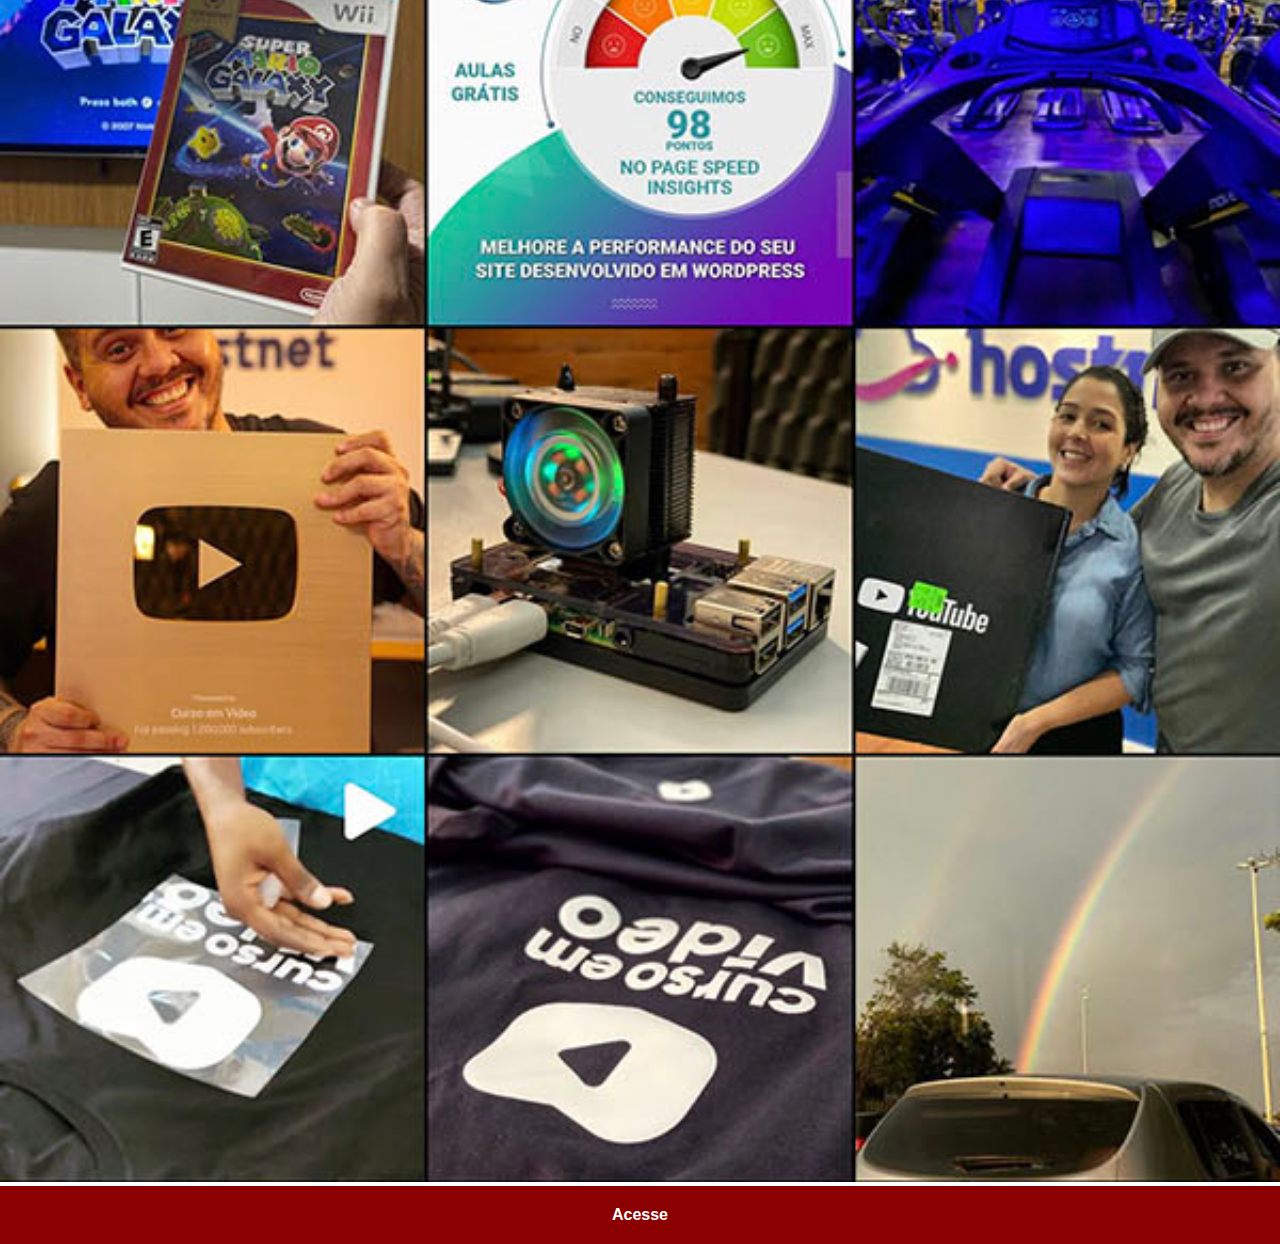
<file: instagram.html>
<!DOCTYPE html>
<html lang="pt-br">
<head>
    <meta charset="UTF-8">
    <meta http-equiv="X-UA-Compatible" content="IE=edge">
    <meta name="viewport" content="width=device-width, initial-scale=1.0">
    <link rel="stylesheet" href="estilos/social.css">
    <title>Instagram</title>
</head>
<body>
    <img src="imagens/tela-instagram.jpg" alt="">
    <a href="https://www.instagram.com/gustavoguanabara/" target="_blank">Acesse</a>
</body>
</html>
</file>
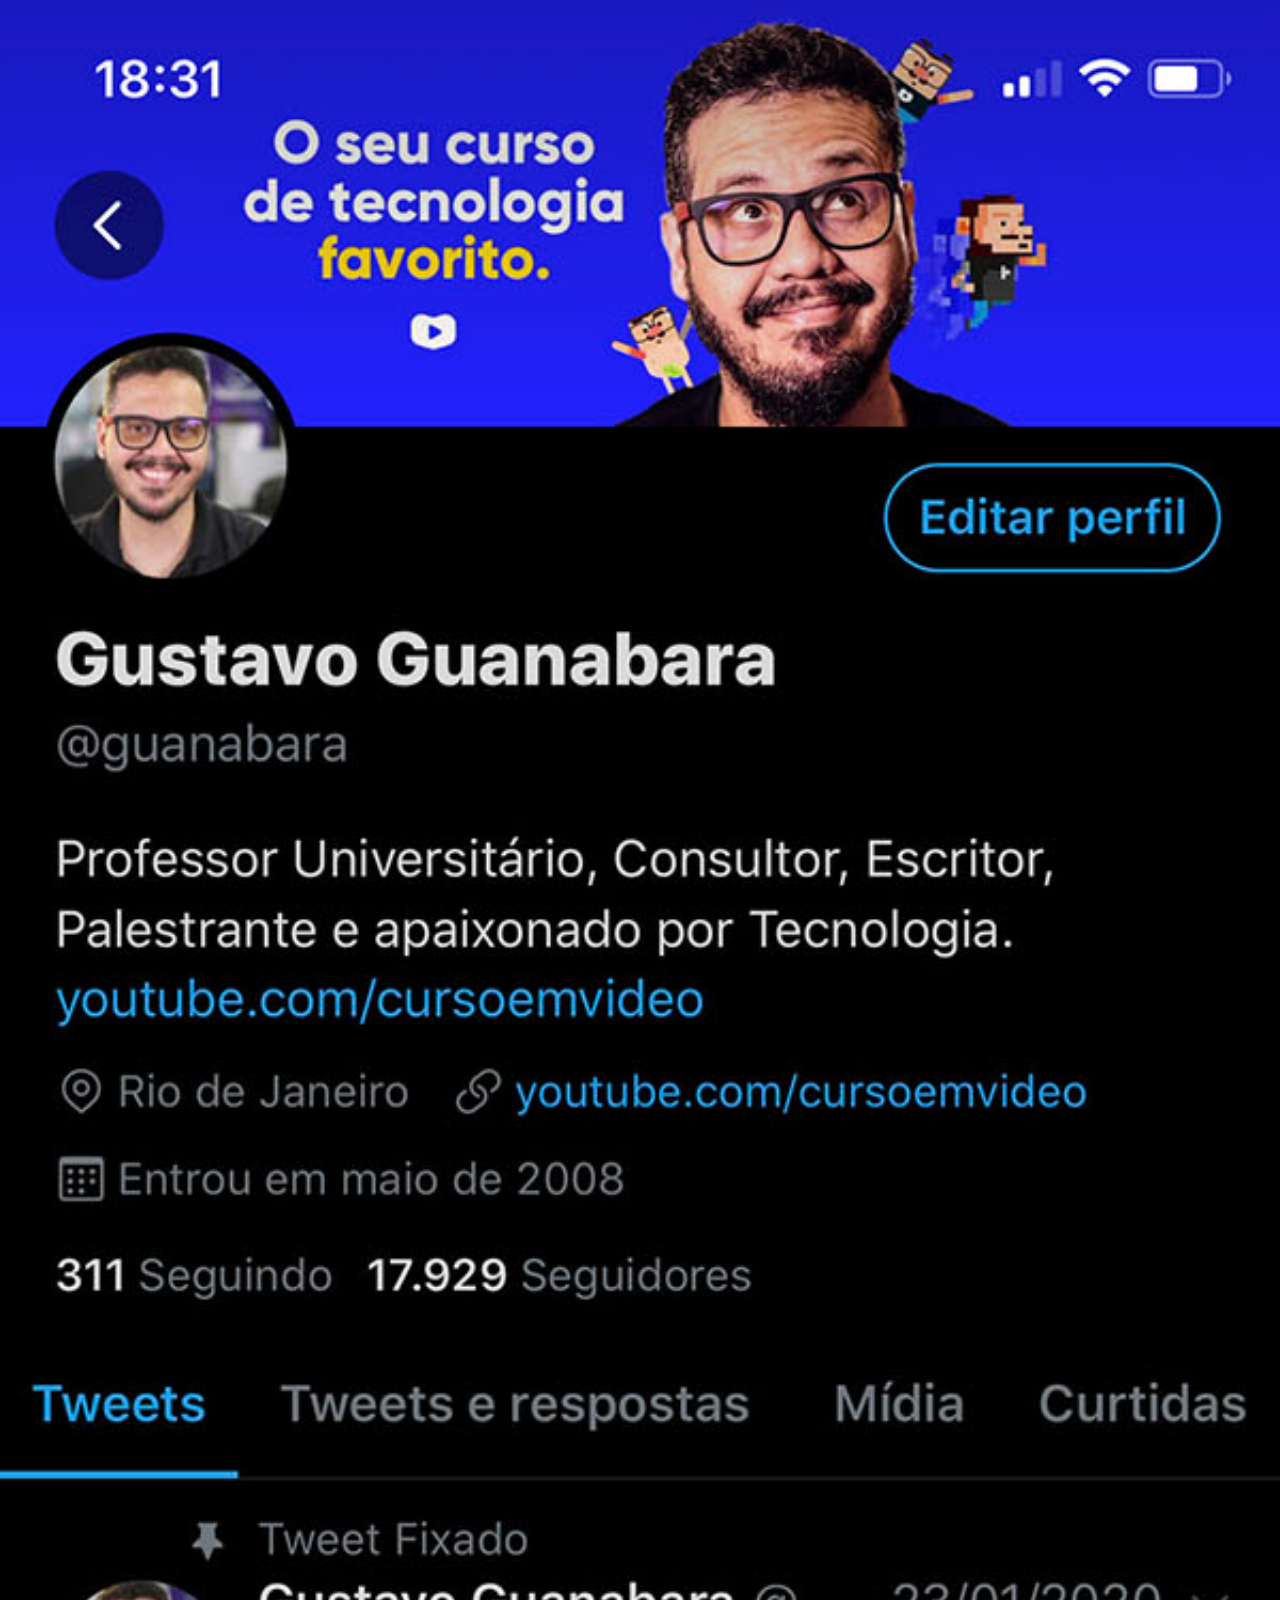
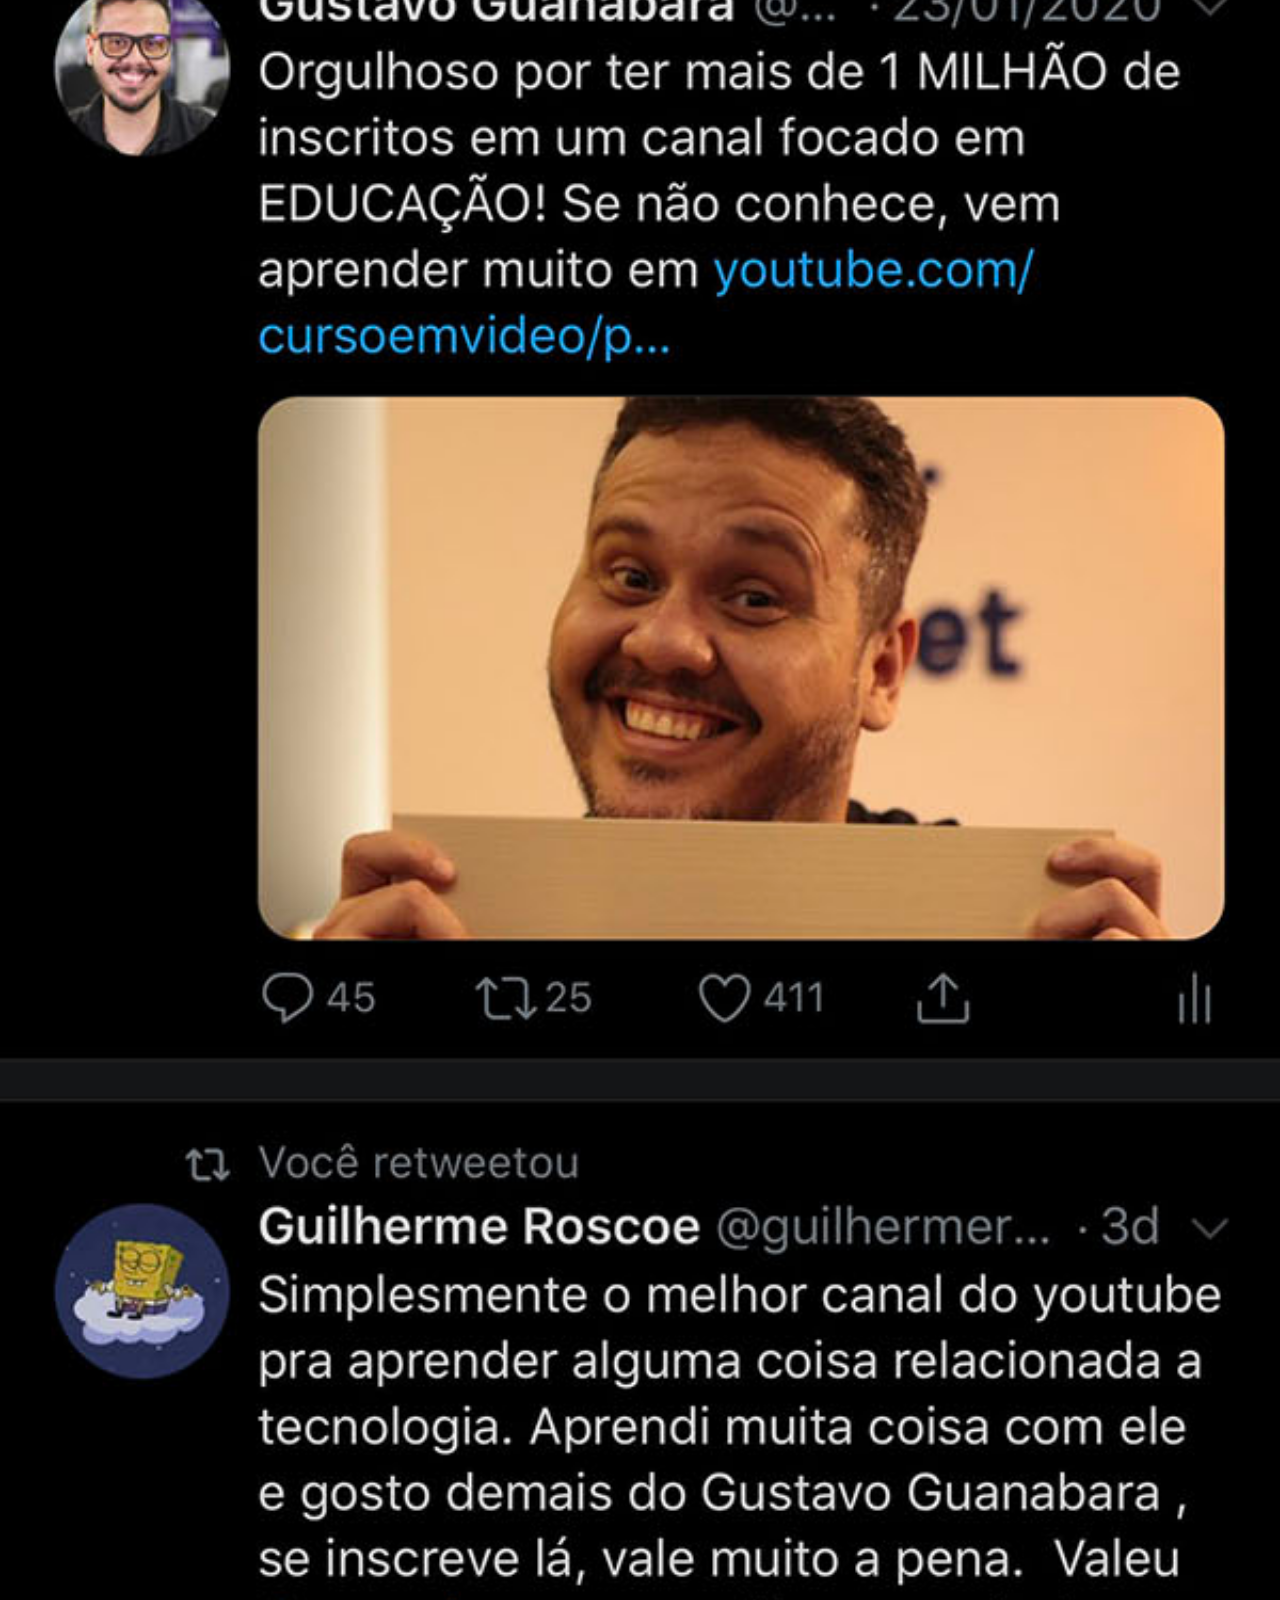
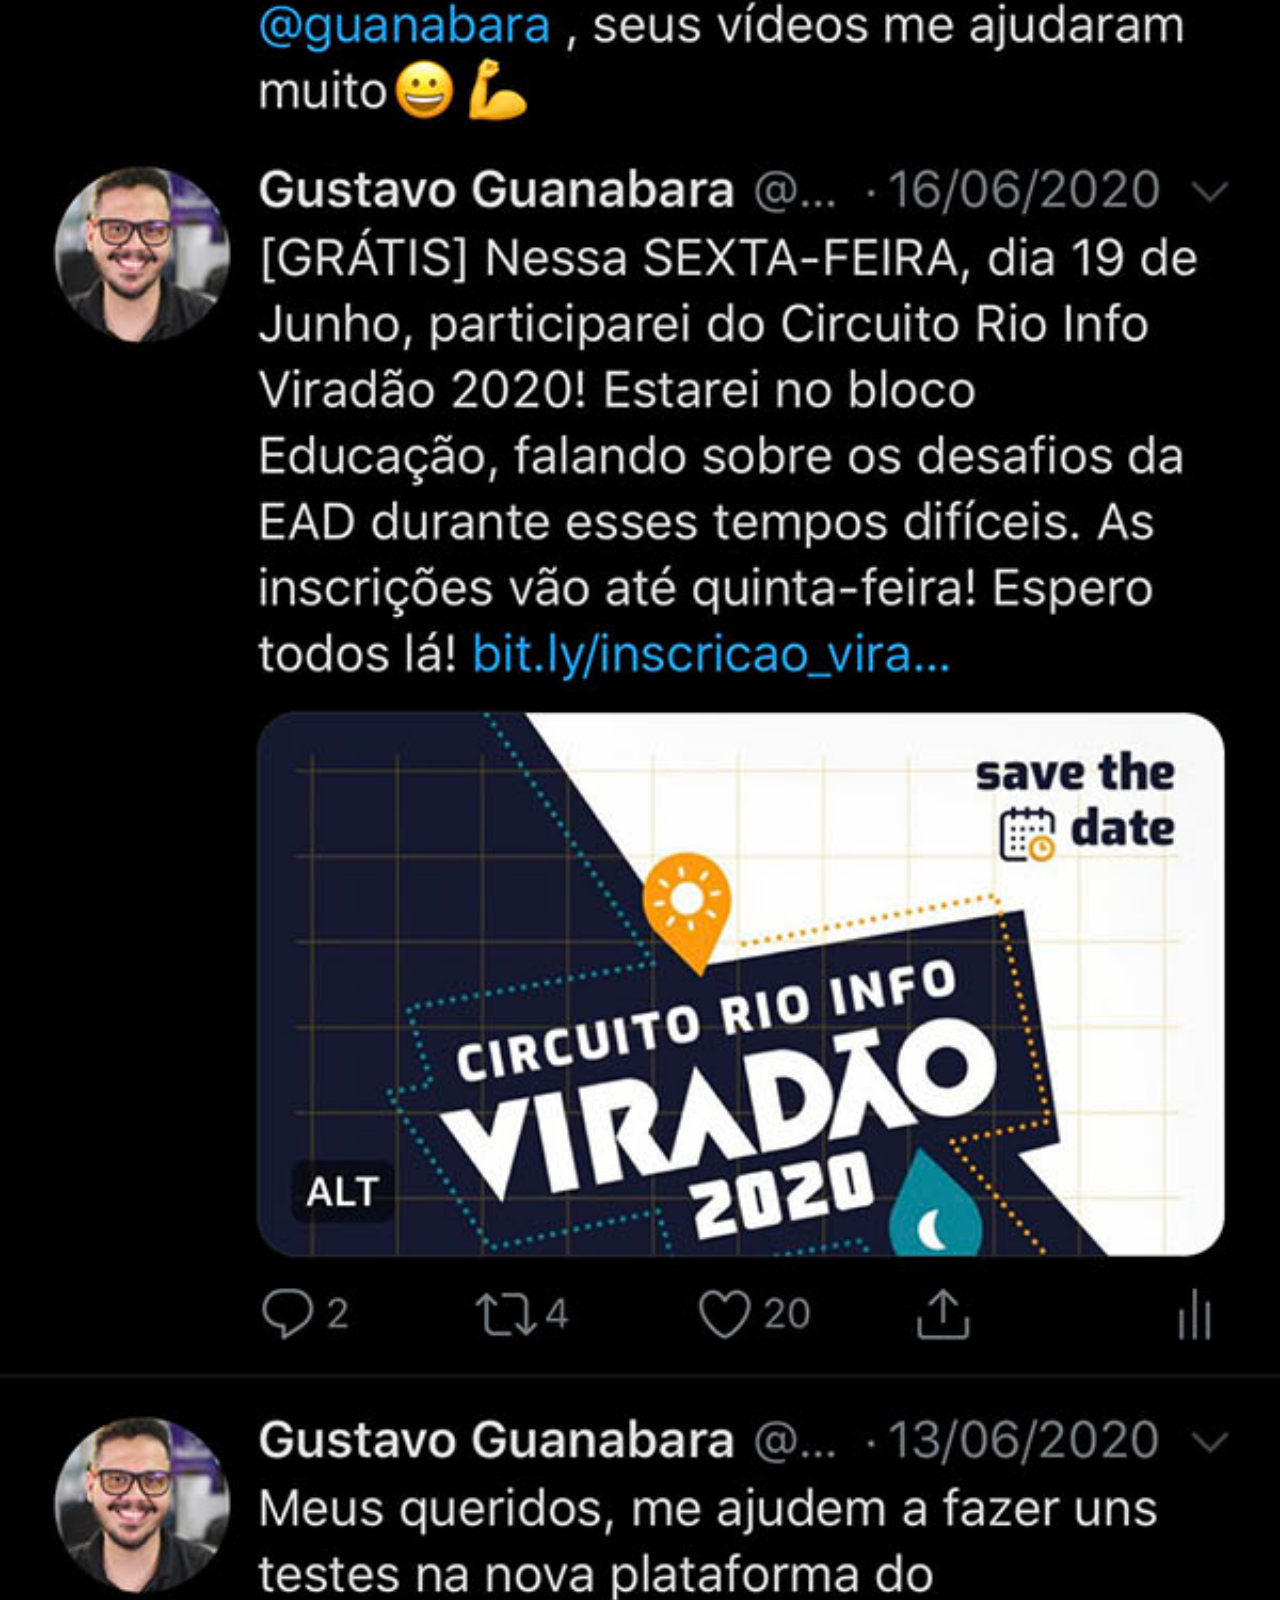
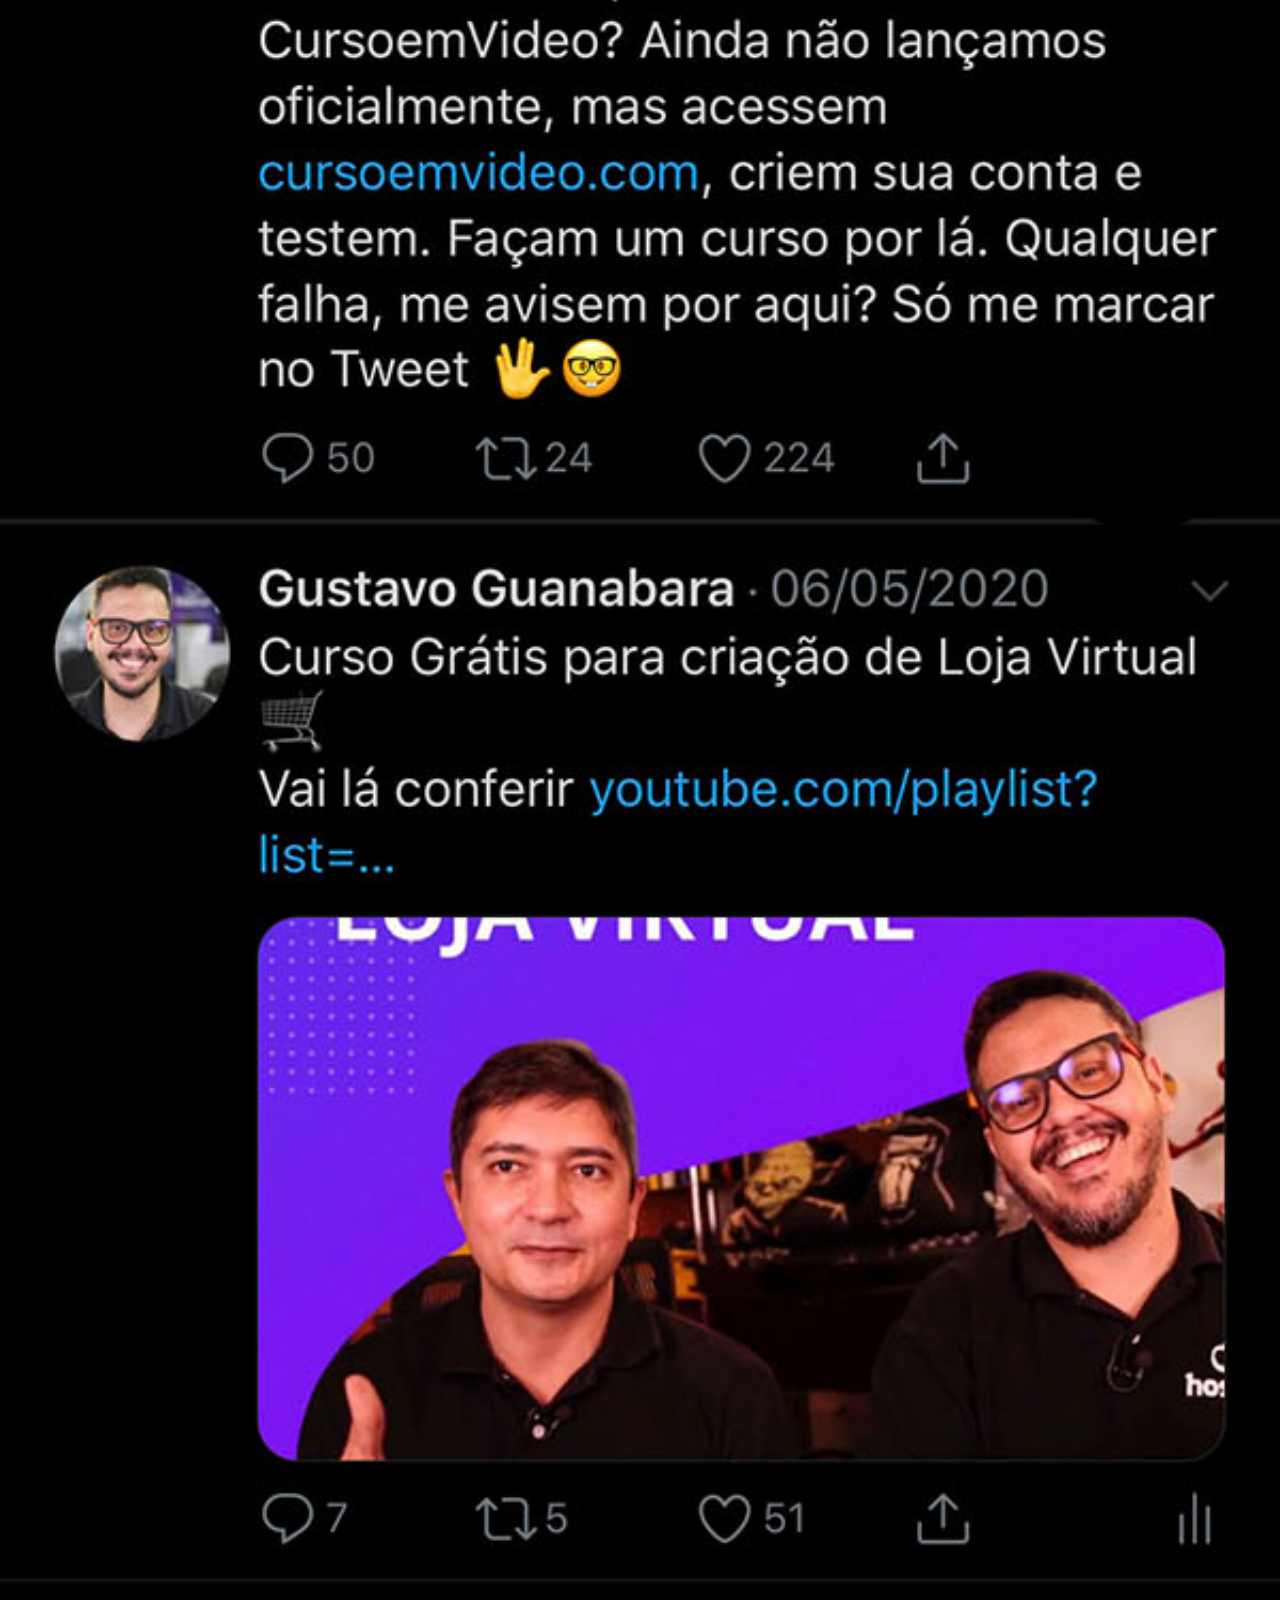
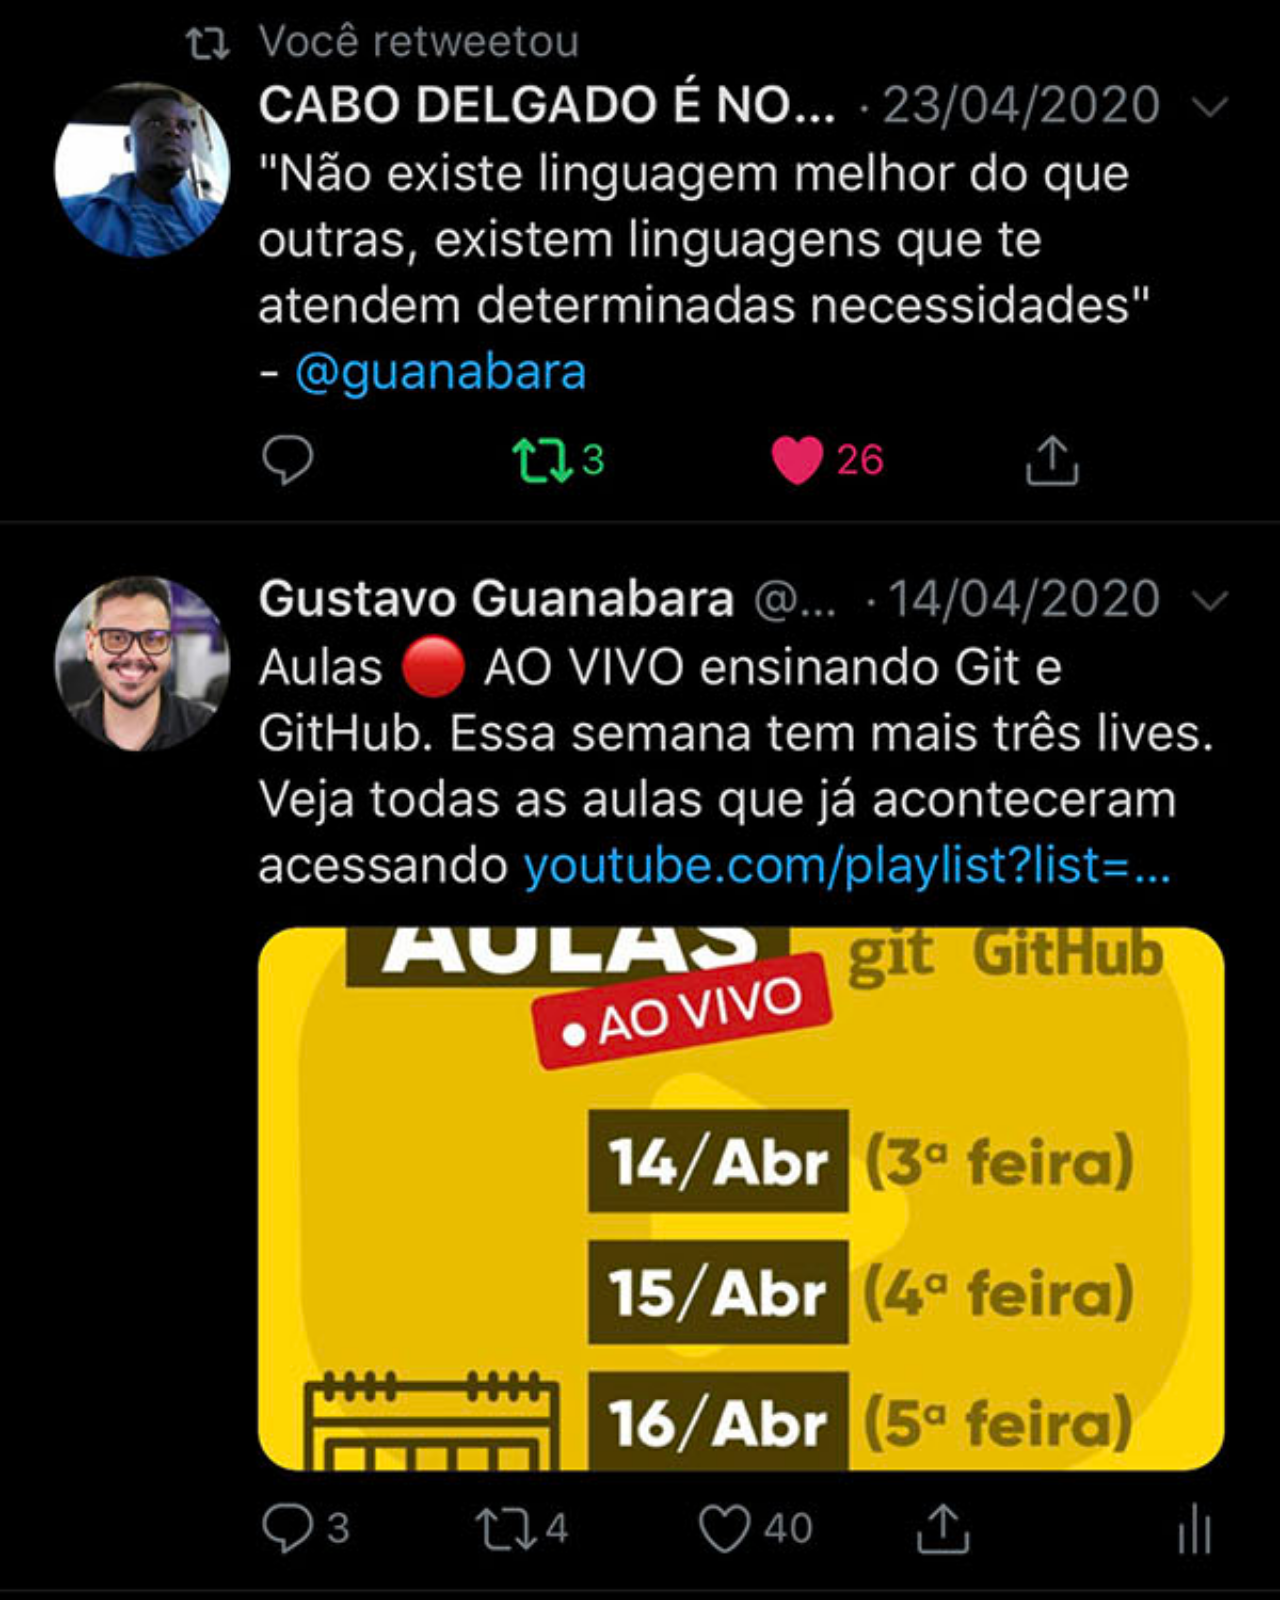
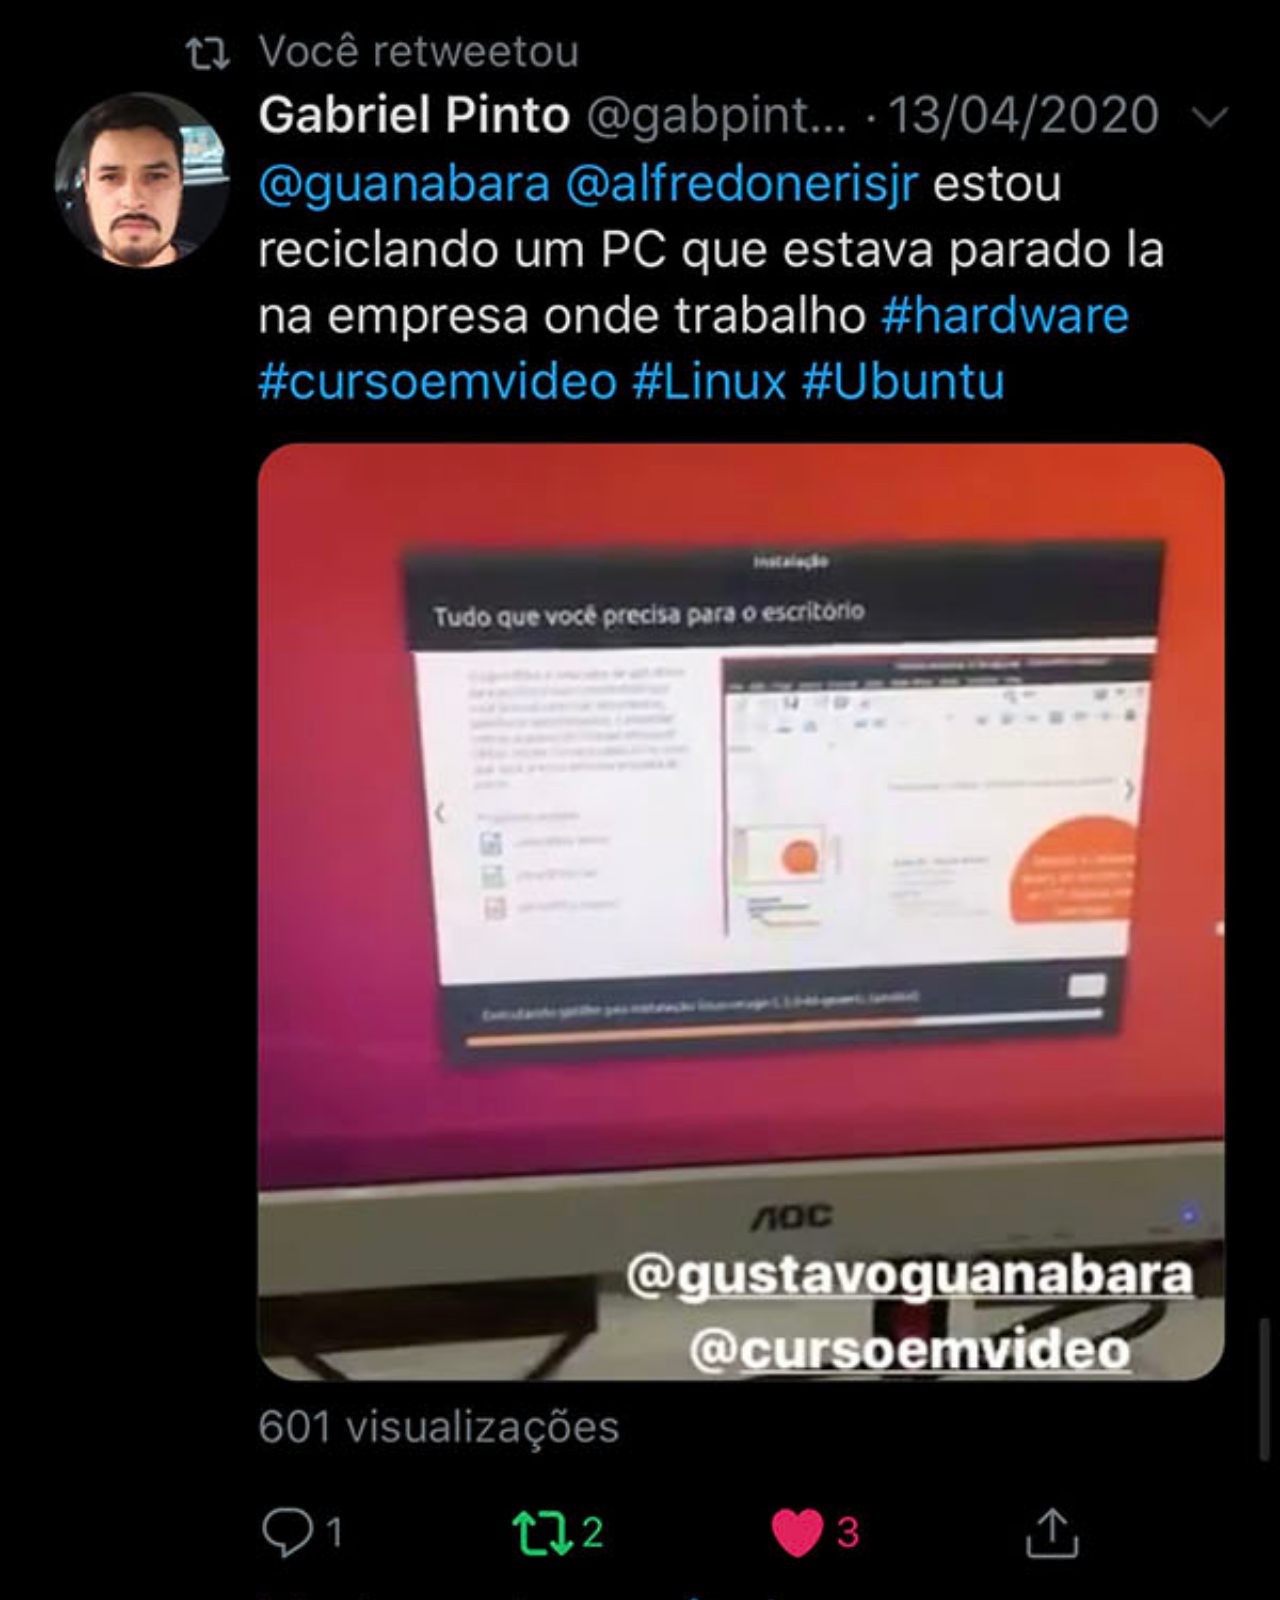
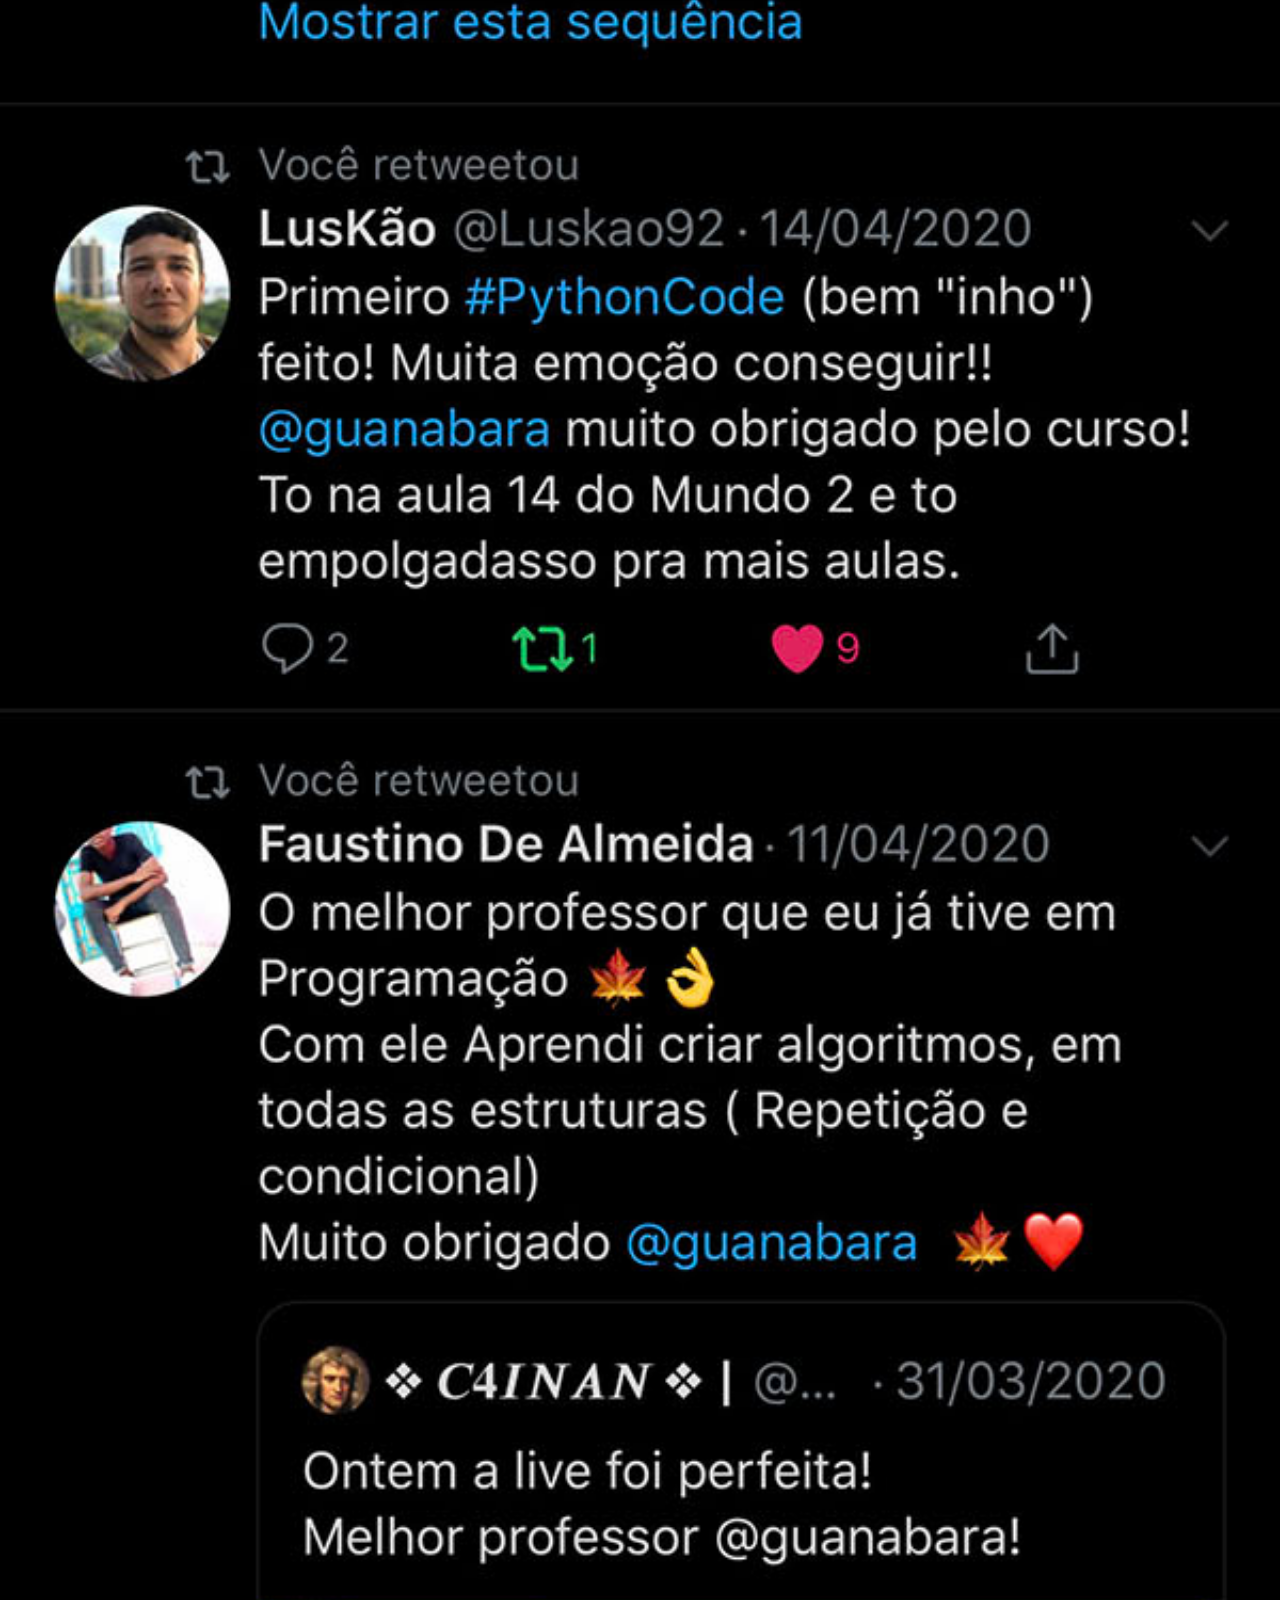
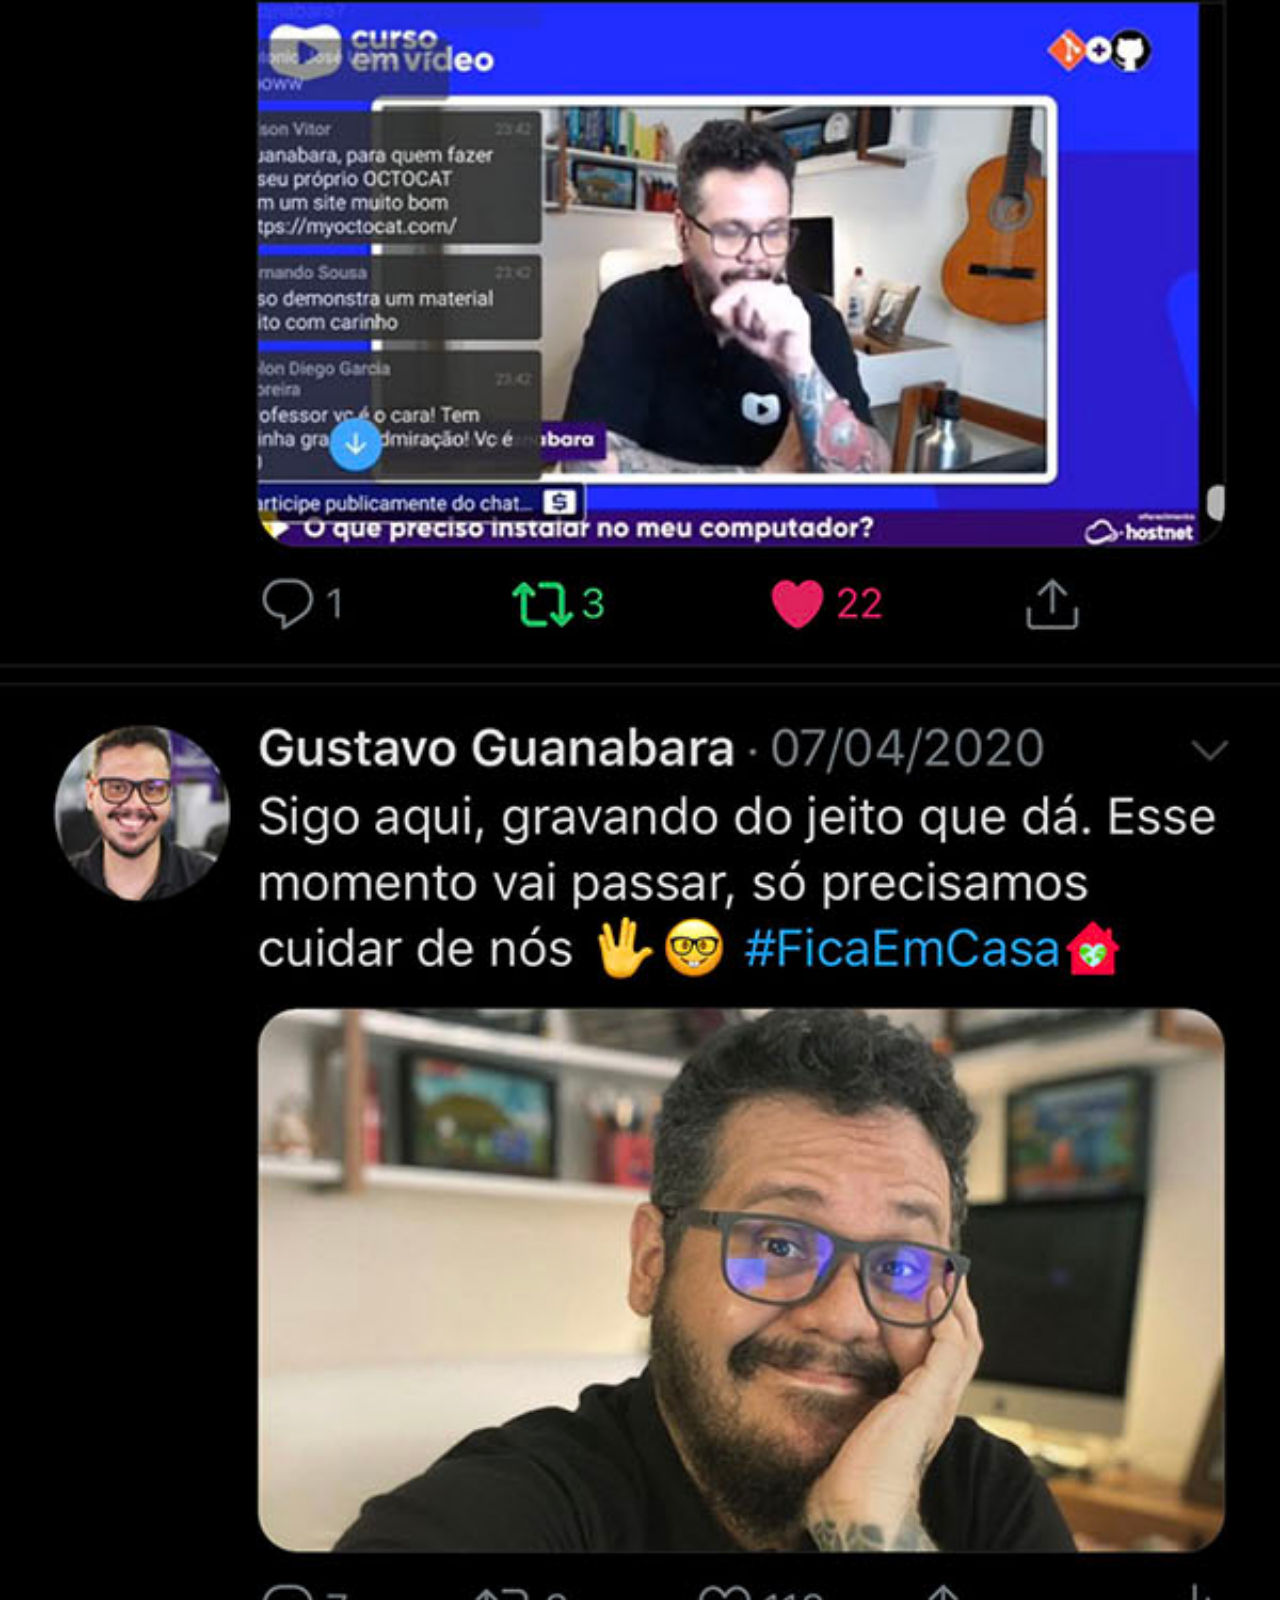
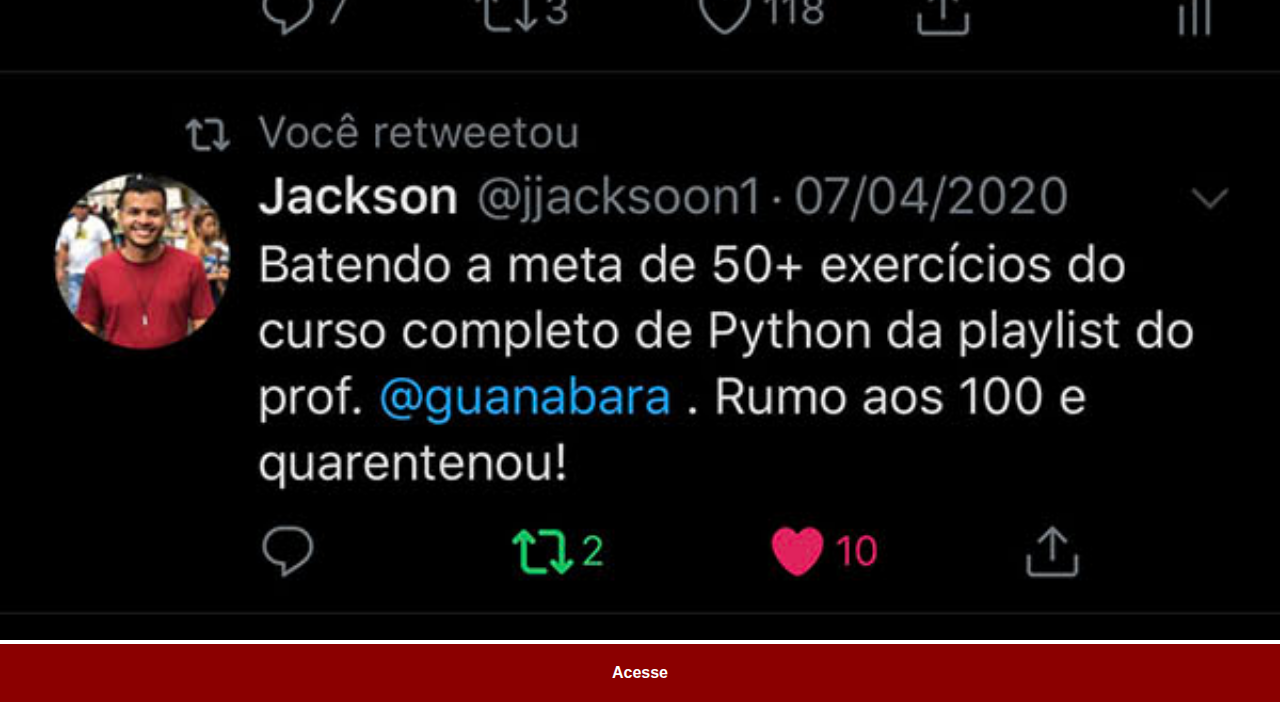
<file: tiwiter.html>
<!DOCTYPE html>
<html lang="pt-br">
<head>
    <meta charset="UTF-8">
    <meta http-equiv="X-UA-Compatible" content="IE=edge">
    <meta name="viewport" content="width=device-width, initial-scale=1.0">
    <link rel="stylesheet" href="estilos/social.css">
    <title>Twitter</title>
</head>
<body>
    <img src="imagens/tela-twitter.jpg" alt="twitter">
    <a href="https://twitter.com/guanabara?ref_src=twsrc%5Egoogle%7Ctwcamp%5Eserp%7Ctwgr%5Eauthor" target="_blank">Acesse</a>
</body>
</html>
</file>
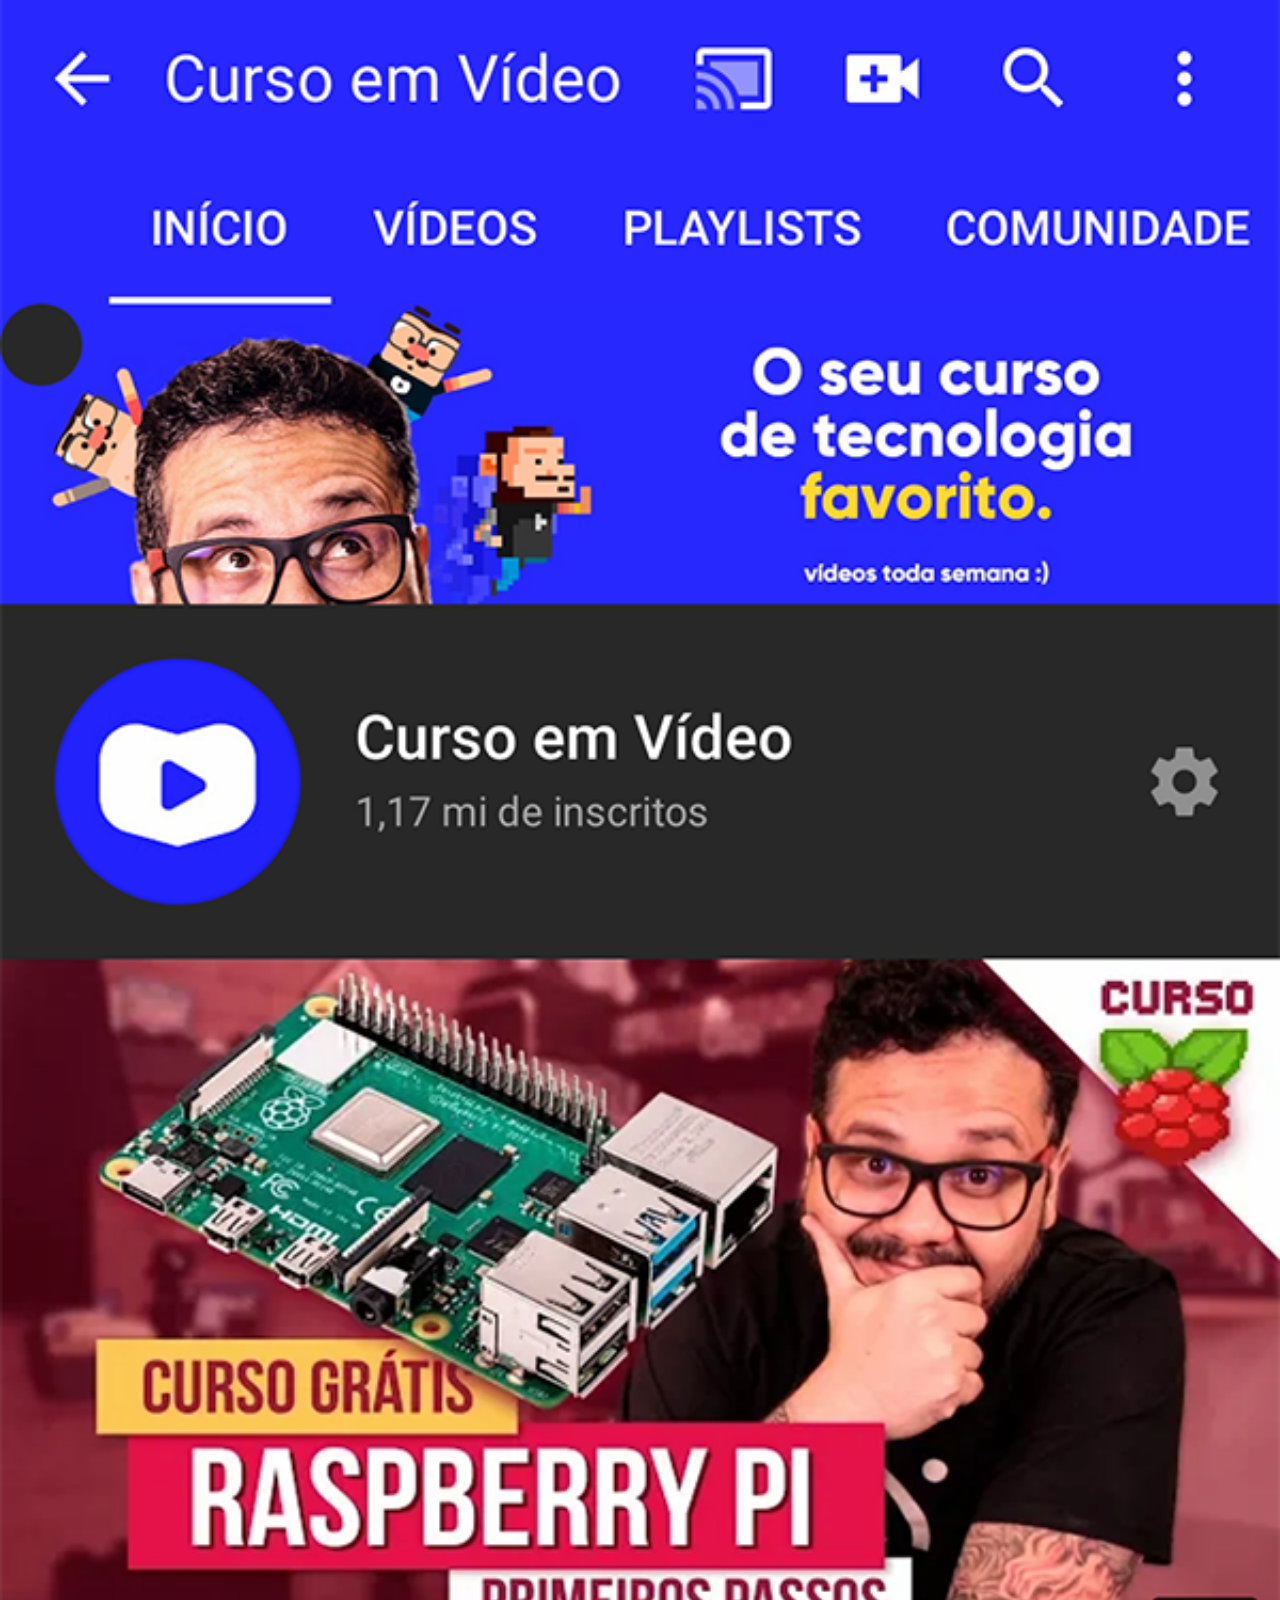
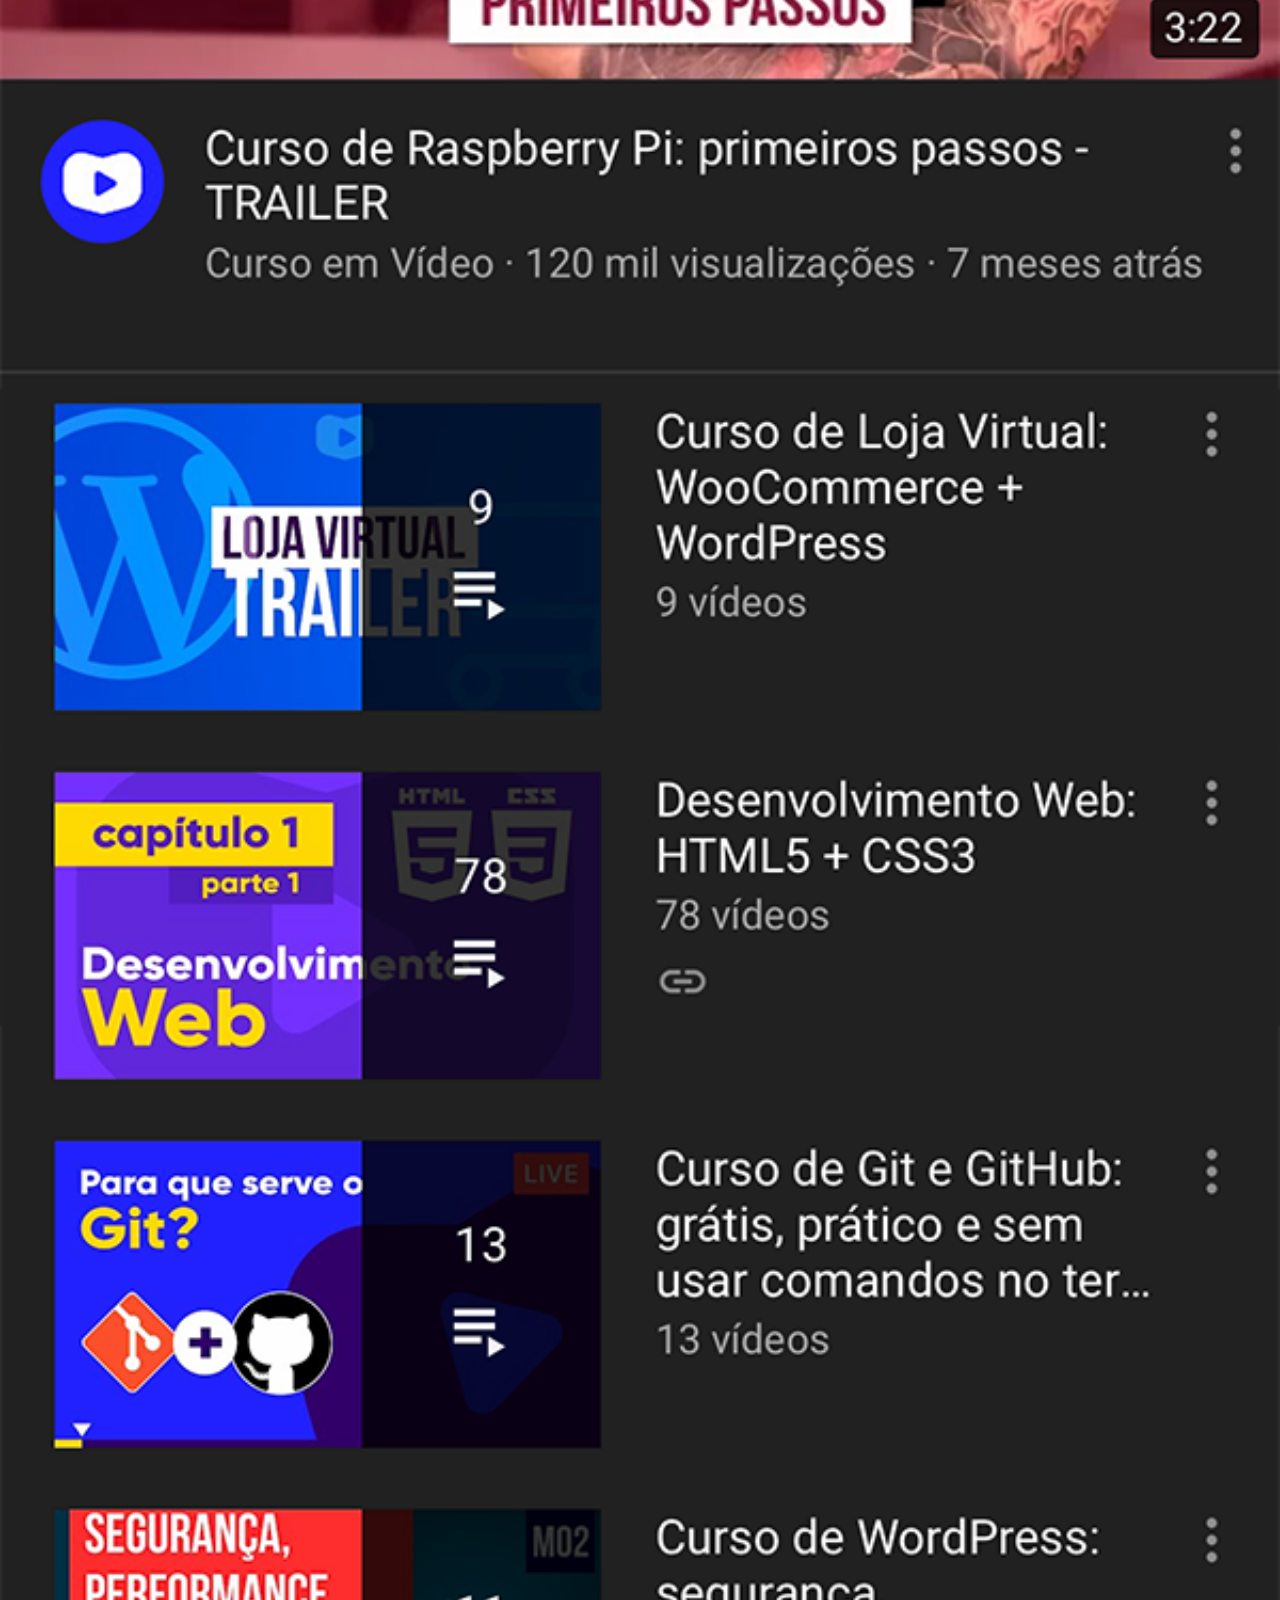
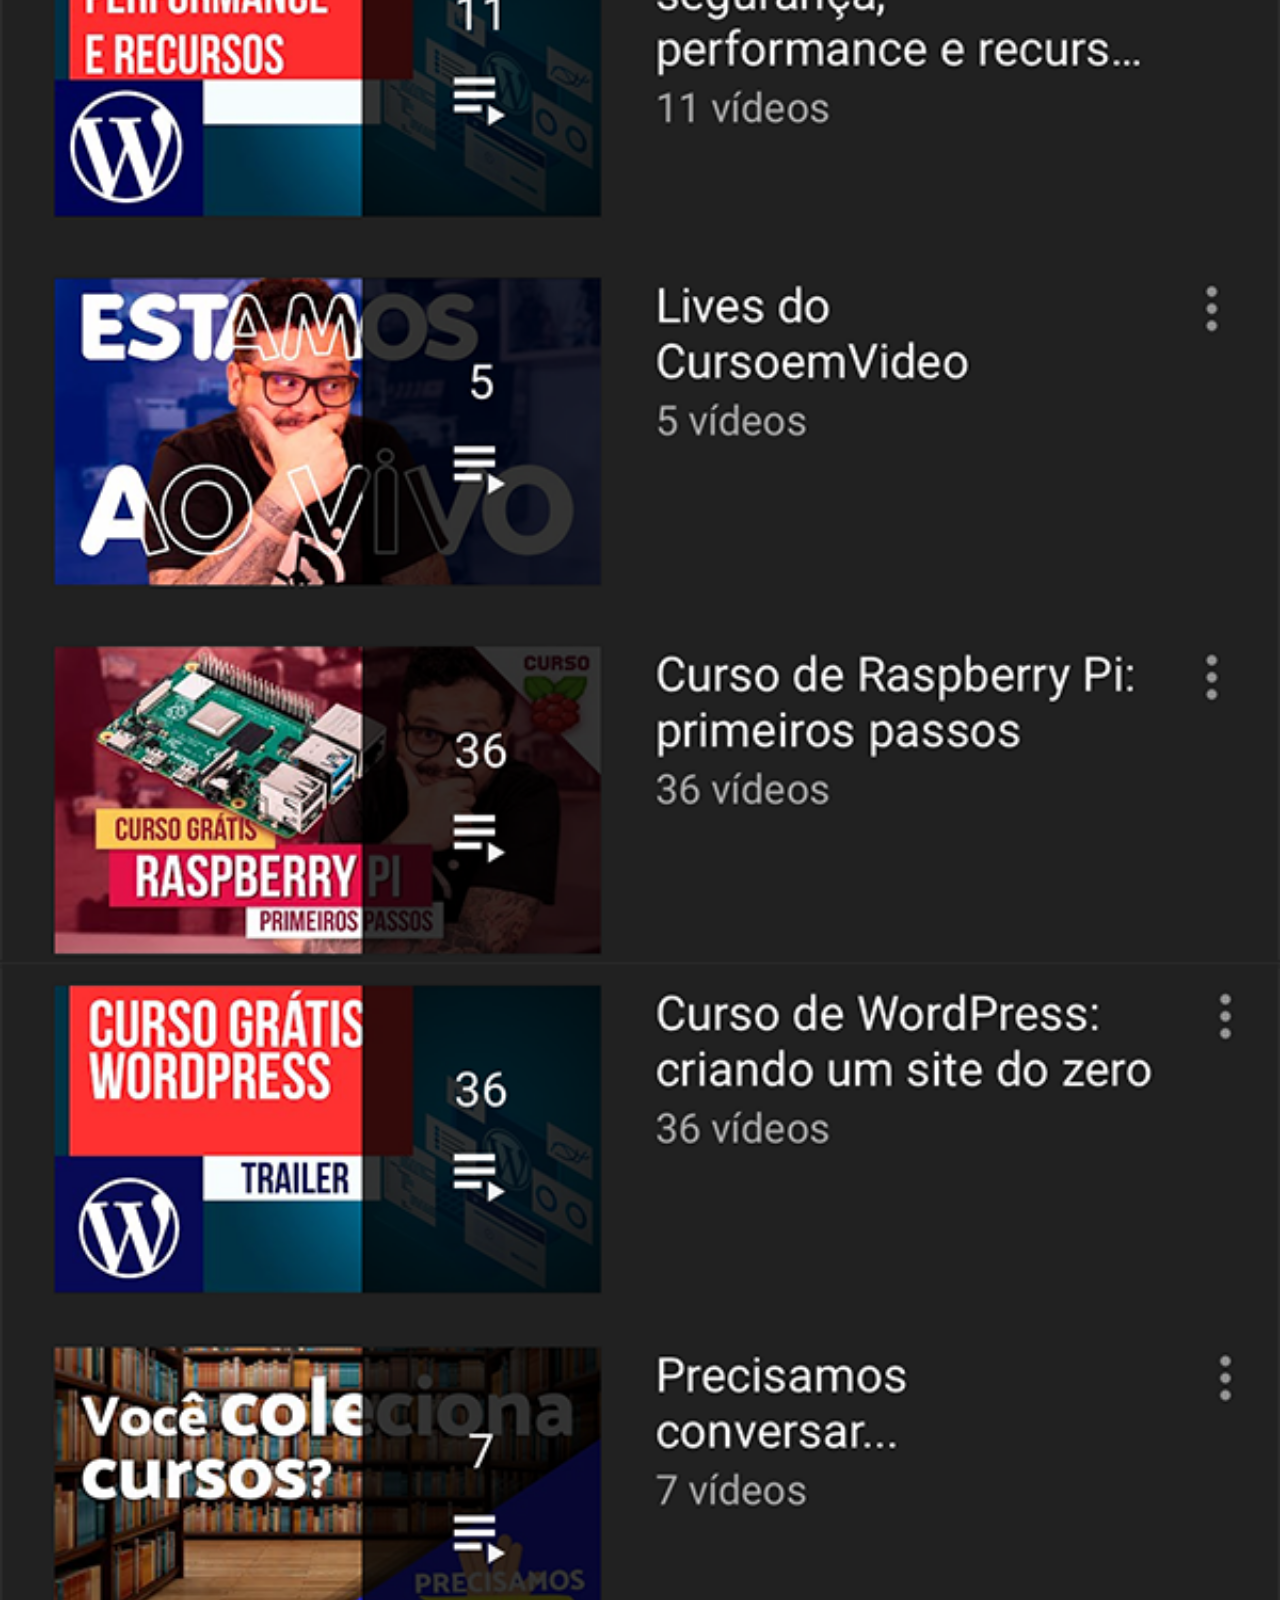
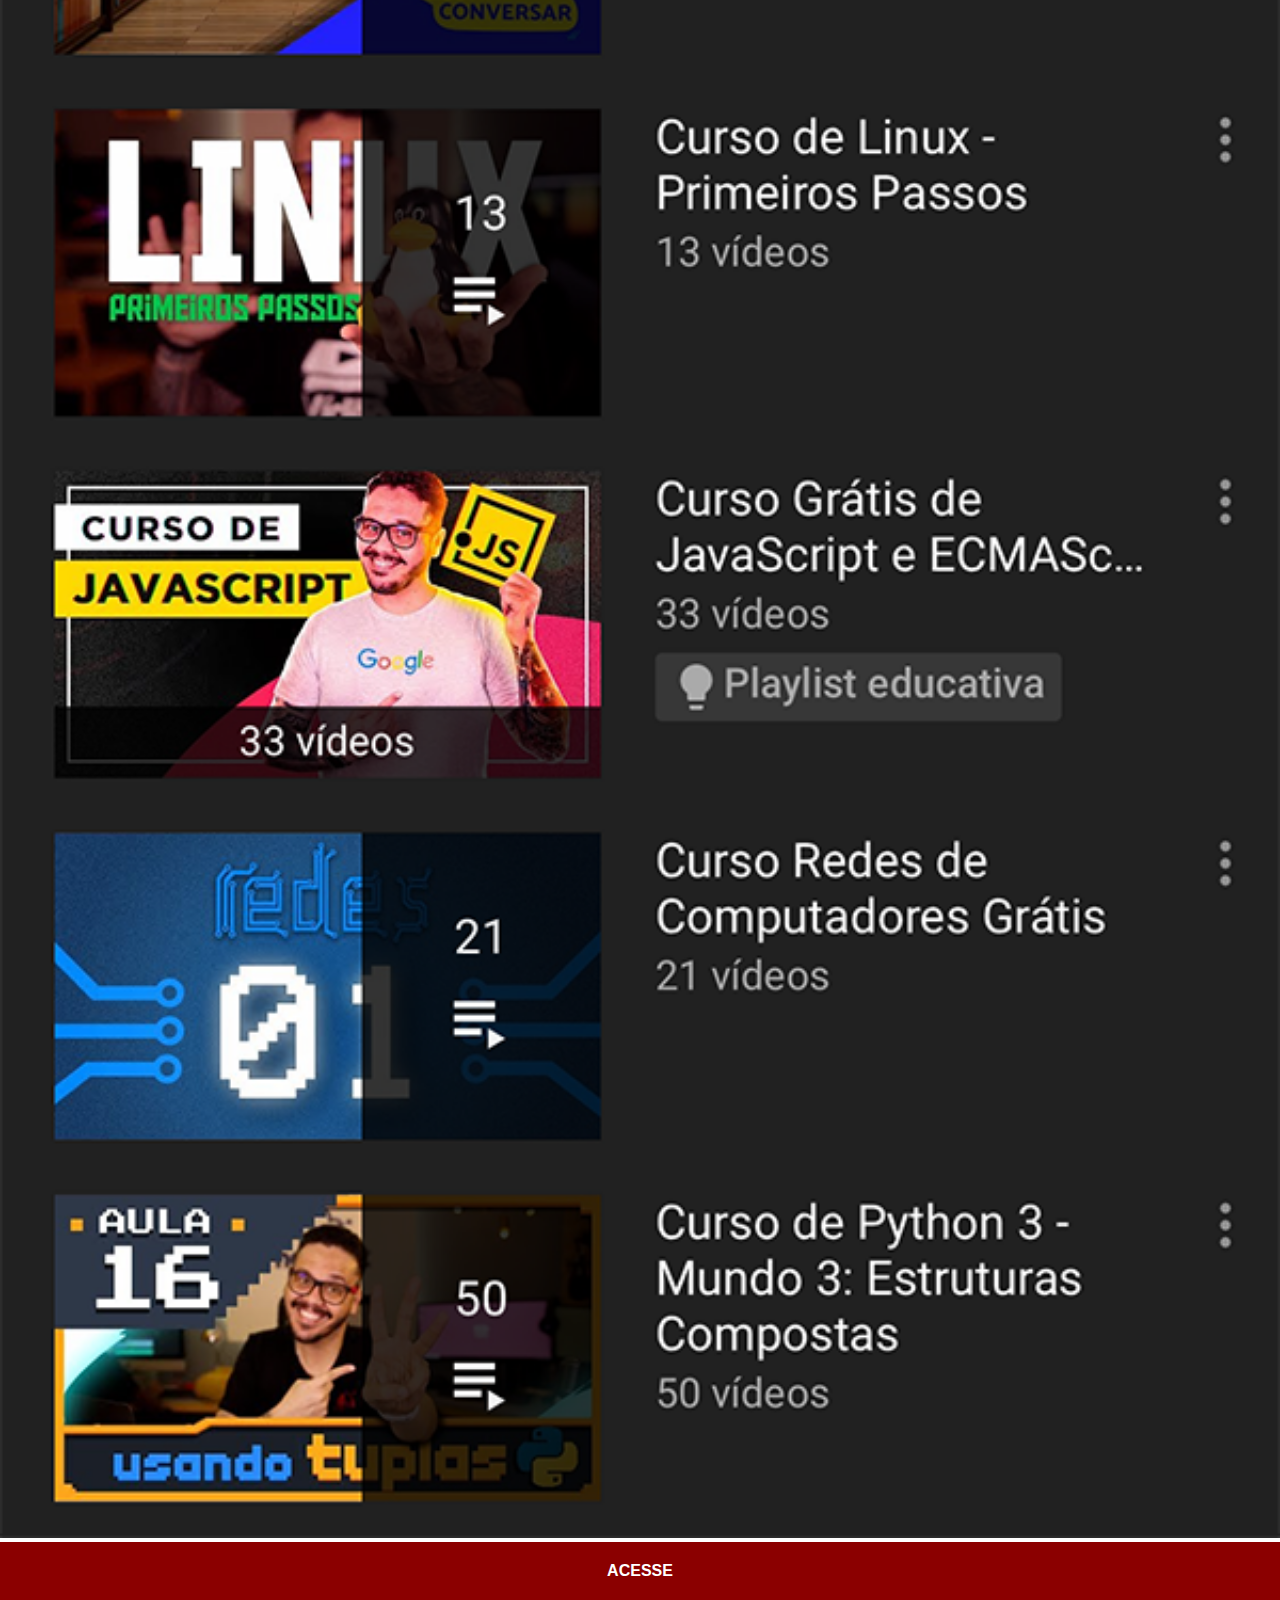
<file: youtube.html>
<!DOCTYPE html>
<html lang="pt-br">
<head>
    <meta charset="UTF-8">
    <meta http-equiv="X-UA-Compatible" content="IE=edge">
    <meta name="viewport" content="width=device-width, initial-scale=1.0">
    <link rel="stylesheet" href="estilos/social.css">
    <title>YouTube</title>
  
</head>
<body>
    <img src="imagens/tela-youtube.png" alt="you tube">
    <a href="https://www.youtube.com/@CursoemVideo/playlists" target="_blank">ACESSE</a>
</body>
</html>
</file>
<file: estilos/social.css>
@charset "UTF-8";

*{
    margin: 0px;
    padding: 0px;
    font-family: Arial, Helvetica, sans-serif;
}

::-webkit-scrollbar{ /* esse comando esconde a barra de rolagem*/
    width: 0px;
    height: 0px;
}

img{
    width: 100vw;
}

a{
    display: block;
    background-color: darkred;
    color: white;
    padding: 20px;
    text-align: center;
    font-weight: bolder;
    text-decoration: none;
}

a:hover{
    background-color: red;
}
</file>
